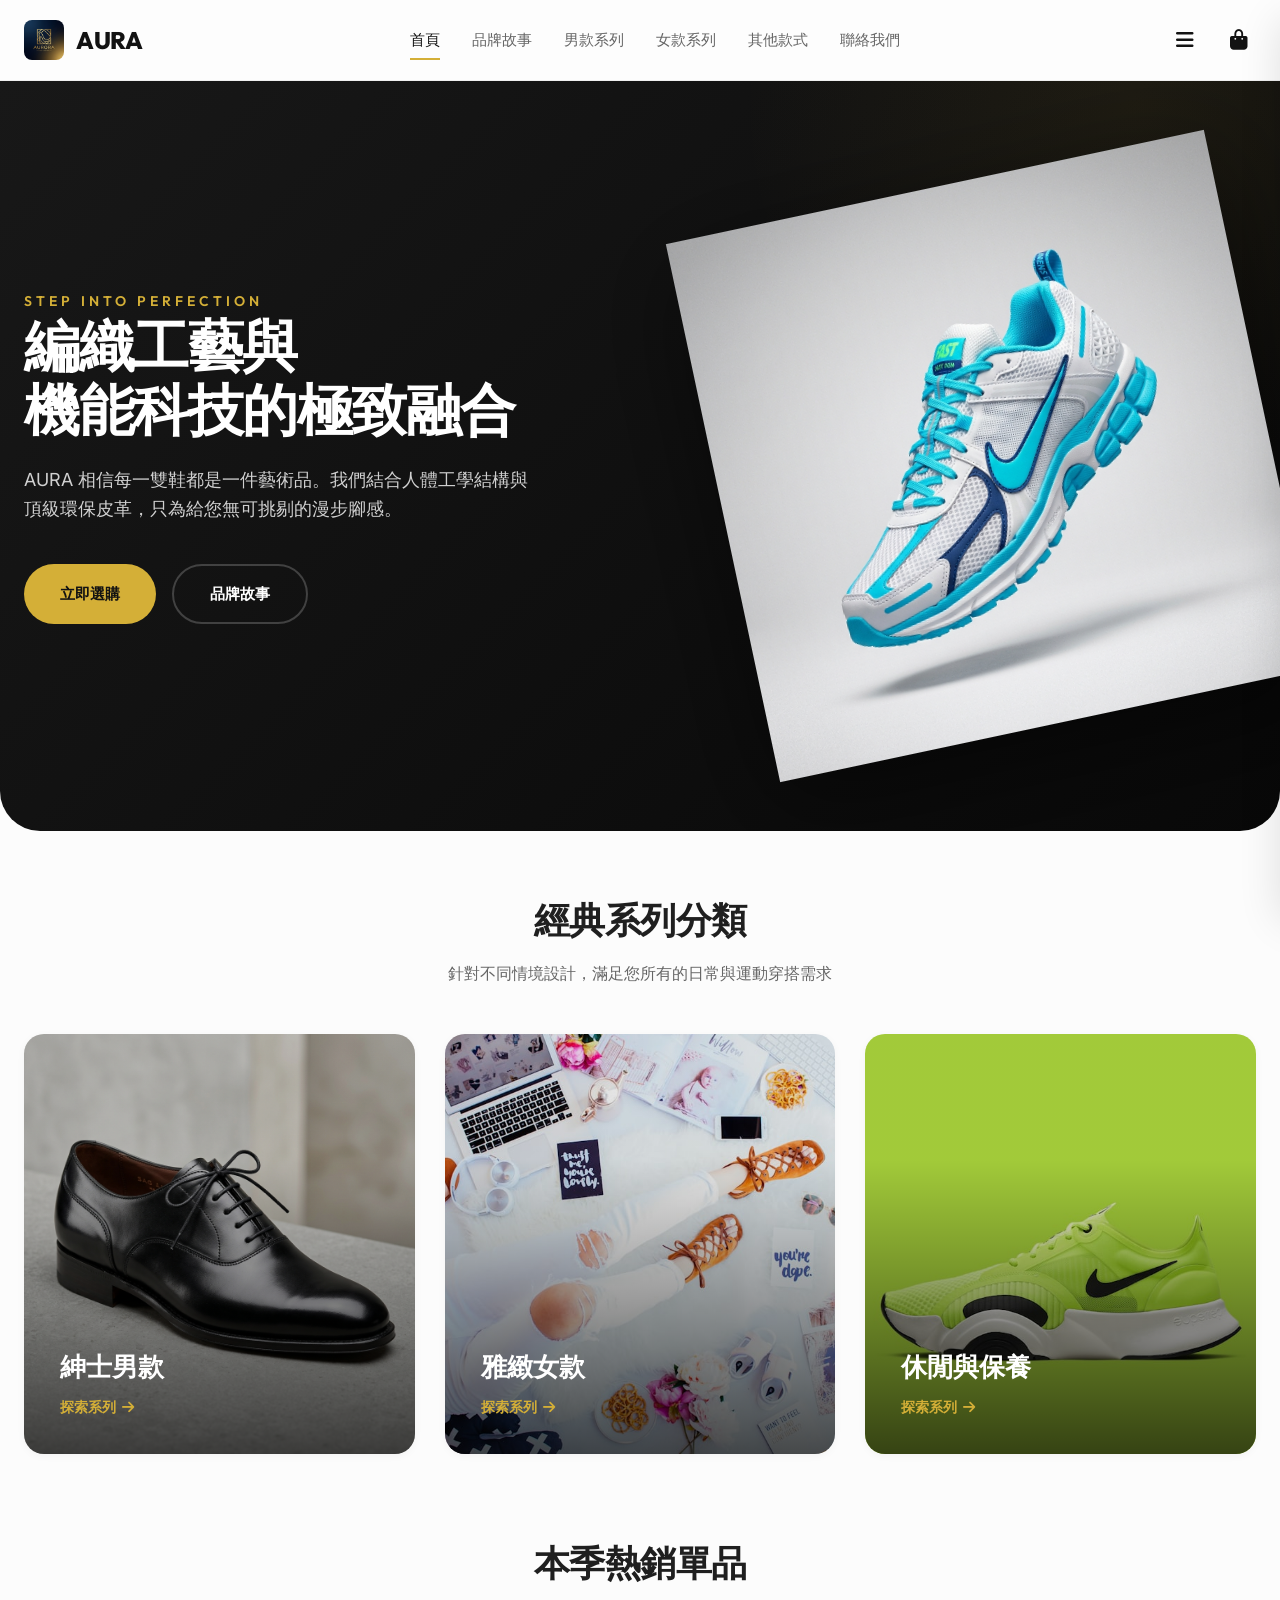
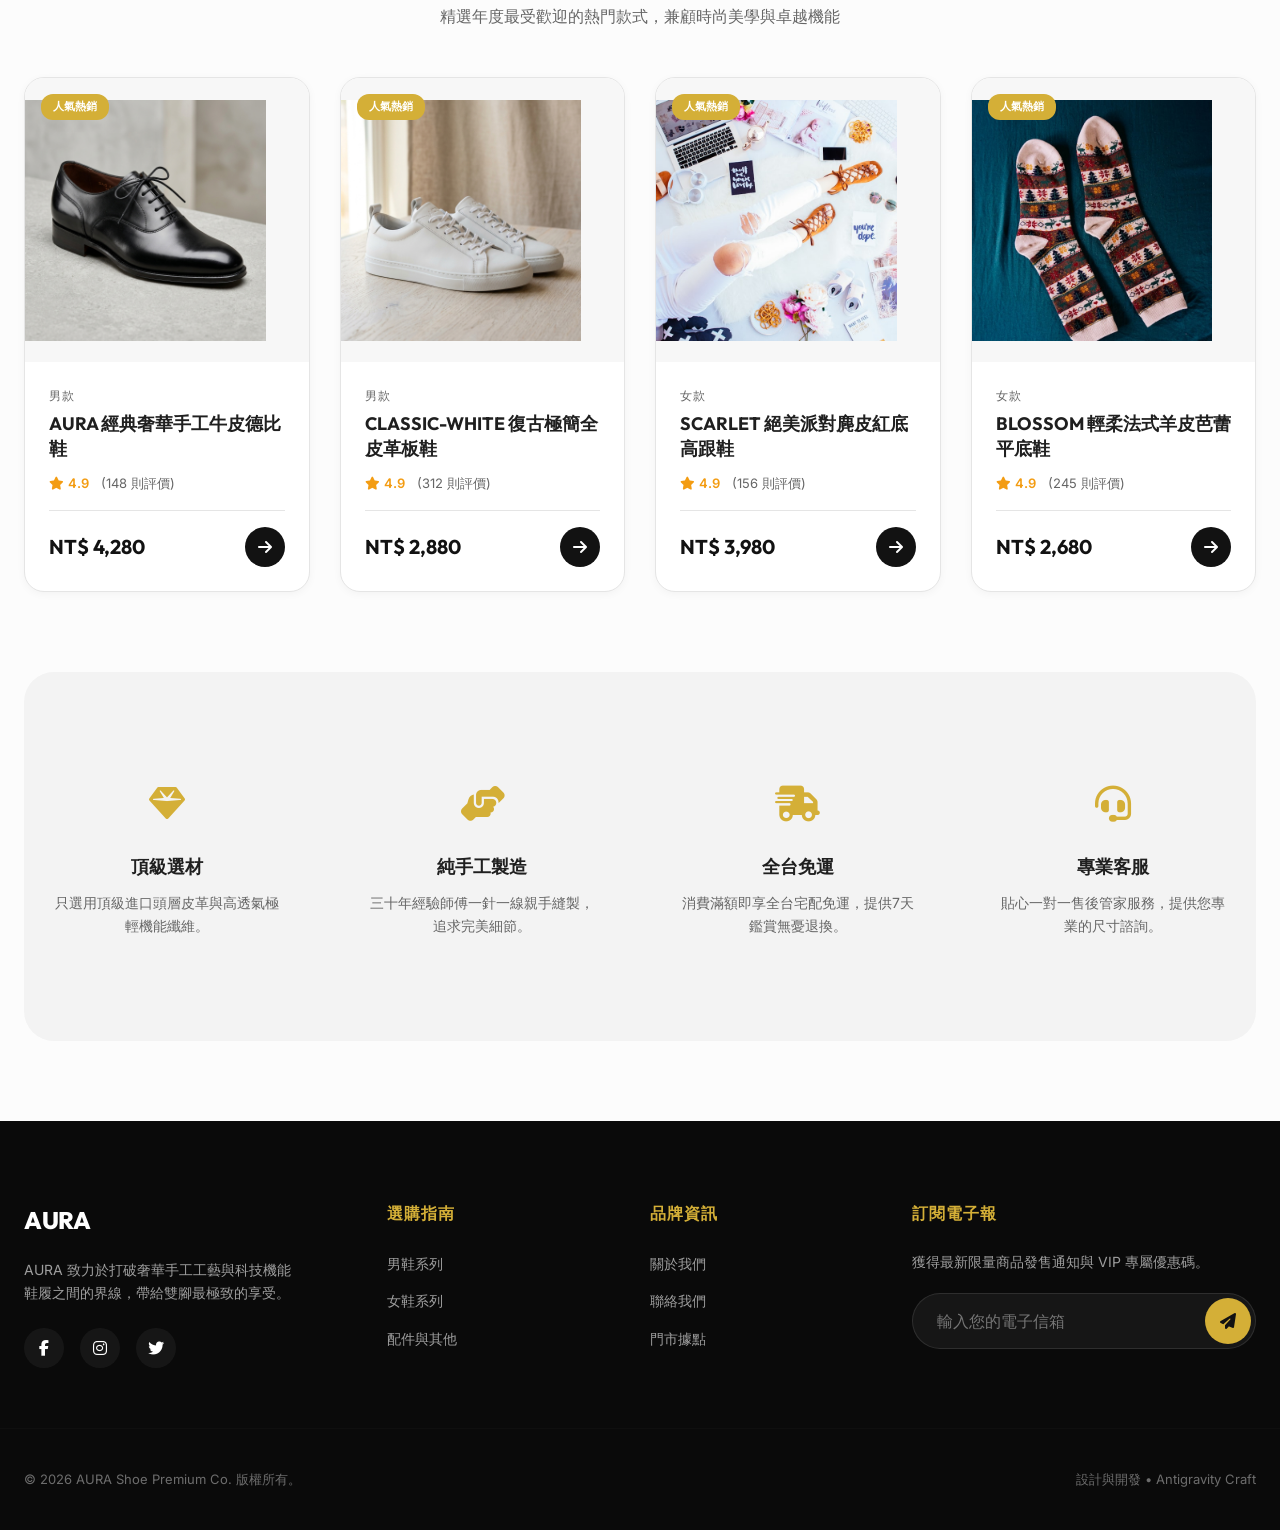
<file: index.html>
<!DOCTYPE html>
<html lang="zh-TW">
<head>
  <meta charset="UTF-8">
  <meta name="viewport" content="width=device-width, initial-scale=1.0">
  <title>AURA | 林怡君-探索極致舒適與時尚手工鞋履</title>
  <meta name="description" content="AURA 結合傳統製鞋工藝與現代舒適科技，為您打造男款、女款及多用途機能鞋履，探索踏出自信的每一步。">
  <meta name="keywords" content="傳統製鞋工藝,機能鞋履,男鞋,女鞋。">
  <link rel="stylesheet" href="https://cdnjs.cloudflare.com/ajax/libs/font-awesome/6.4.0/css/all.min.css">
  <link rel="stylesheet" href="css/style.css">
  <meta name="google-site-verification" content="ecIF4oIs-d-dj23QlygcIgZ11XCNxB53COzn_tdpGnY" />
</head>
<body>

  <!-- Header Navigation -->
  <header>
    <div class="container header-container">
      <a href="index.html" class="logo-link" id="logoLink">
        <img src="assets/logo.png" alt="AURA Logo" class="logo-img">
        <span>AURA</span>
      </a>
      
      <nav class="nav-links" id="navLinks">
        <a href="index.html" class="active" id="navHome">首頁</a>
        <a href="about.html" id="navAbout">品牌故事</a>
        <a href="mens.html" id="navMens">男款系列</a>
        <a href="womens.html" id="navWomens">女款系列</a>
        <a href="others.html" id="navOthers">其他款式</a>
        <a href="contact.html" id="navContact">聯絡我們</a>
      </nav>

      <div class="nav-actions">
        <button class="action-btn" id="menuToggle" aria-label="Toggle Menu">
          <i class="fas fa-bars"></i>
        </button>
        <button class="action-btn" id="cartBtn" aria-label="Open Cart">
          <i class="fas fa-shopping-bag"></i>
          <span class="cart-count">0</span>
        </button>
      </div>
    </div>
  </header>

  <!-- Hero Section -->
  <section class="hero">
    <div class="container hero-grid">
      <div class="hero-content">
        <span class="hero-tagline">Step into Perfection</span>
        <h1>編織工藝與<br>機能科技的極致融合</h1>
        <p class="hero-description">
          AURA 相信每一雙鞋都是一件藝術品。我們結合人體工學結構與頂級環保皮革，只為給您無可挑剔的漫步腳感。
        </p>
        <div class="hero-buttons">
          <a href="mens.html" class="btn btn-primary" id="heroShopBtn">立即選購</a>
          <a href="about.html" class="btn btn-secondary" id="heroStoryBtn">品牌故事</a>
        </div>
      </div>
      <div class="hero-image-wrapper">
        <div class="hero-bg-glow"></div>
        <img src="assets/林怡君-AURA.png" alt="本店最新款" class="hero-img" title="本店最新款">
      </div>
    </div>
  </section>

  <!-- Categories Grid -->
  <section class="container" style="margin-bottom: 80px;">
    <div class="section-title">
      <h2>經典系列分類</h2>
      <p>針對不同情境設計，滿足您所有的日常與運動穿搭需求</p>
    </div>
    <div class="categories-grid">
      <!-- Men's -->
      <a href="mens.html" class="category-card" id="catCardMens">
        <img src="assets/mens_1.png" alt="Men's collection">
        <div class="category-overlay">
          <h3>紳士男款</h3>
          <span class="category-link">探索系列 <i class="fas fa-arrow-right"></i></span>
        </div>
      </a>
      <!-- Women's -->
      <a href="womens.html" class="category-card" id="catCardWomens">
        <img src="assets/womens_1.png" alt="Women's collection">
        <div class="category-overlay">
          <h3>雅緻女款</h3>
          <span class="category-link">探索系列 <i class="fas fa-arrow-right"></i></span>
        </div>
      </a>
      <!-- Others -->
      <a href="others.html" class="category-card" id="catCardOthers">
        <img src="assets/others_1.png" alt="Other categories">
        <div class="category-overlay">
          <h3>休閒與保養</h3>
          <span class="category-link">探索系列 <i class="fas fa-arrow-right"></i></span>
        </div>
      </a>
    </div>
  </section>

  <!-- Featured Products Section -->
  <section class="container" style="margin-bottom: 80px;">
    <div class="section-title">
      <h2>本季熱銷單品</h2>
      <p>精選年度最受歡迎的熱門款式，兼顧時尚美學與卓越機能</p>
    </div>
    <div class="products-grid" id="featuredGrid">
      <!-- Will show top 4 popular products dynamically -->
    </div>
  </section>

  <!-- Brand Features -->
  <section class="container">
    <div class="features-section">
      <div class="features-grid">
        <div class="feature-item">
          <div class="feature-icon"><i class="fas fa-gem"></i></div>
          <h3>頂級選材</h3>
          <p>只選用頂級進口頭層皮革與高透氣極輕機能纖維。</p>
        </div>
        <div class="feature-item">
          <div class="feature-icon"><i class="fas fa-hands-helping"></i></div>
          <h3>純手工製造</h3>
          <p>三十年經驗師傅一針一線親手縫製，追求完美細節。</p>
        </div>
        <div class="feature-item">
          <div class="feature-icon"><i class="fas fa-shipping-fast"></i></div>
          <h3>全台免運</h3>
          <p>消費滿額即享全台宅配免運，提供7天鑑賞無憂退換。</p>
        </div>
        <div class="feature-item">
          <div class="feature-icon"><i class="fas fa-headset"></i></div>
          <h3>專業客服</h3>
          <p>貼心一對一售後管家服務，提供您專業的尺寸諮詢。</p>
        </div>
      </div>
    </div>
  </section>

  <!-- Footer -->
  <footer>
    <div class="container footer-grid">
      <div class="footer-brand">
        <h3>AURA</h3>
        <p>AURA 致力於打破奢華手工工藝與科技機能鞋履之間的界線，帶給雙腳最極致的享受。</p>
        <div class="social-links">
          <a href="#" class="social-btn" aria-label="Facebook"><i class="fab fa-facebook-f"></i></a>
          <a href="#" class="social-btn" aria-label="Instagram"><i class="fab fa-instagram"></i></a>
          <a href="#" class="social-btn" aria-label="Twitter"><i class="fab fa-twitter"></i></a>
        </div>
      </div>
      
      <div class="footer-nav">
        <h4>選購指南</h4>
        <ul>
          <li><a href="mens.html">男鞋系列</a></li>
          <li><a href="womens.html">女鞋系列</a></li>
          <li><a href="others.html">配件與其他</a></li>
        </ul>
      </div>

      <div class="footer-nav">
        <h4>品牌資訊</h4>
        <ul>
          <li><a href="about.html">關於我們</a></li>
          <li><a href="contact.html">聯絡我們</a></li>
          <li><a href="#">門市據點</a></li>
        </ul>
      </div>

      <div class="footer-newsletter">
        <h4>訂閱電子報</h4>
        <p>獲得最新限量商品發售通知與 VIP 專屬優惠碼。</p>
        <form class="newsletter-form">
          <input type="email" placeholder="輸入您的電子信箱" required class="newsletter-input" aria-label="Email Address">
          <button type="submit" class="newsletter-btn" aria-label="Submit Newsletter"><i class="fas fa-paper-plane"></i></button>
        </form>
      </div>
    </div>
    <div class="container footer-bottom">
      <p>&copy; 2026 AURA Shoe Premium Co. 版權所有。</p>
      <p>設計與開發 &bull; Antigravity Craft</p>
    </div>
  </footer>

  <!-- Shopping Cart Drawer -->
  <div class="cart-overlay-bg" id="cartOverlay"></div>
  <div class="cart-drawer" id="cartDrawer">
    <div class="cart-header">
      <h3>您的購物車</h3>
      <button class="cart-close-btn" id="cartClose" aria-label="Close Cart"><i class="fas fa-times"></i></button>
    </div>
    <div class="cart-items-wrapper" id="cartItemsWrapper">
      <!-- Dynamic cart items will render here -->
    </div>
    <div class="cart-footer">
      <div class="cart-summary-row">
        <span>小計:</span>
        <span id="cartSubtotalVal">NT$ 0</span>
      </div>
      <button class="btn btn-primary" id="checkoutBtn" style="width: 100%; border-radius: 30px;">前往結帳</button>
    </div>
  </div>

  <!-- Scripts -->
  <script src="js/products.js"></script>
  <script src="js/main.js"></script>
  <script>
    // Dynamically show 4 popular products on homepage
    document.addEventListener("DOMContentLoaded", () => {
      const featuredGrid = document.getElementById("featuredGrid");
      if (featuredGrid) {
        // Take mens_1, womens_1, mens_4, womens_4 for a balanced selection
        const featuredIds = ["mens_1", "womens_1", "mens_4", "womens_4"];
        const featuredProducts = products.filter(p => featuredIds.includes(p.id));
        
        featuredGrid.innerHTML = featuredProducts.map(prod => `
          <div class="product-card">
            <span class="product-badge">人氣熱銷</span>
            <div class="product-img-wrapper">
              <a href="product.html?id=${prod.id}">
                <img src="${prod.image}" alt="${prod.name}">
              </a>
            </div>
            <div class="product-info">
              <span class="product-cat">${prod.category === 'men' ? '男款' : (prod.category === 'women' ? '女款' : '其他')}</span>
              <a href="product.html?id=${prod.id}">
                <h3 class="product-title">${prod.name}</h3>
              </a>
              <div class="product-meta">
                <div class="product-rating"><i class="fas fa-star"></i> ${prod.rating.toFixed(1)}</div>
                <div class="product-reviews">(${prod.reviewsCount} 則評價)</div>
              </div>
              <div class="product-footer">
                <div class="product-price-wrapper">
                  <span class="price">NT$ ${prod.price.toLocaleString()}</span>
                </div>
                <a href="product.html?id=${prod.id}" class="add-to-cart-btn" aria-label="View Product">
                  <i class="fas fa-arrow-right"></i>
                </a>
              </div>
            </div>
          </div>
        `).join('');
      }
    });
  </script>
</body>
</html>
</file>
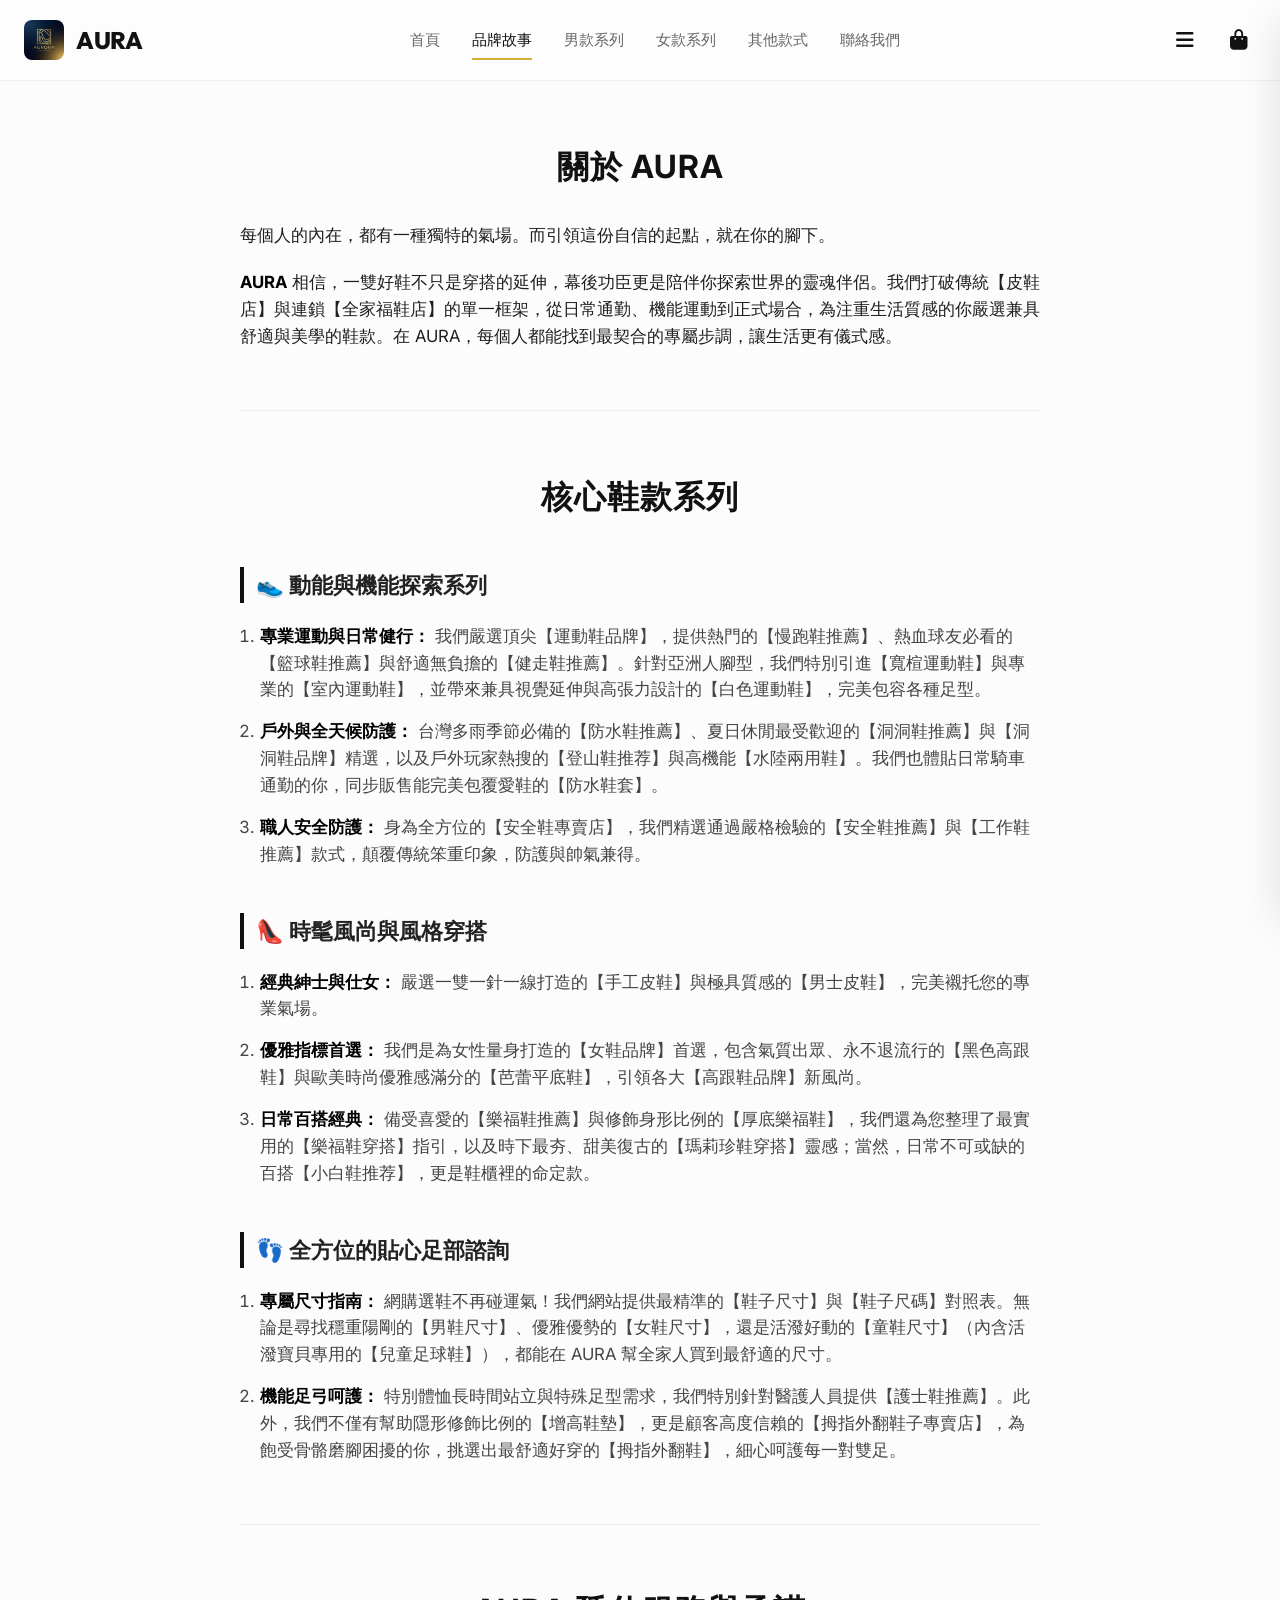
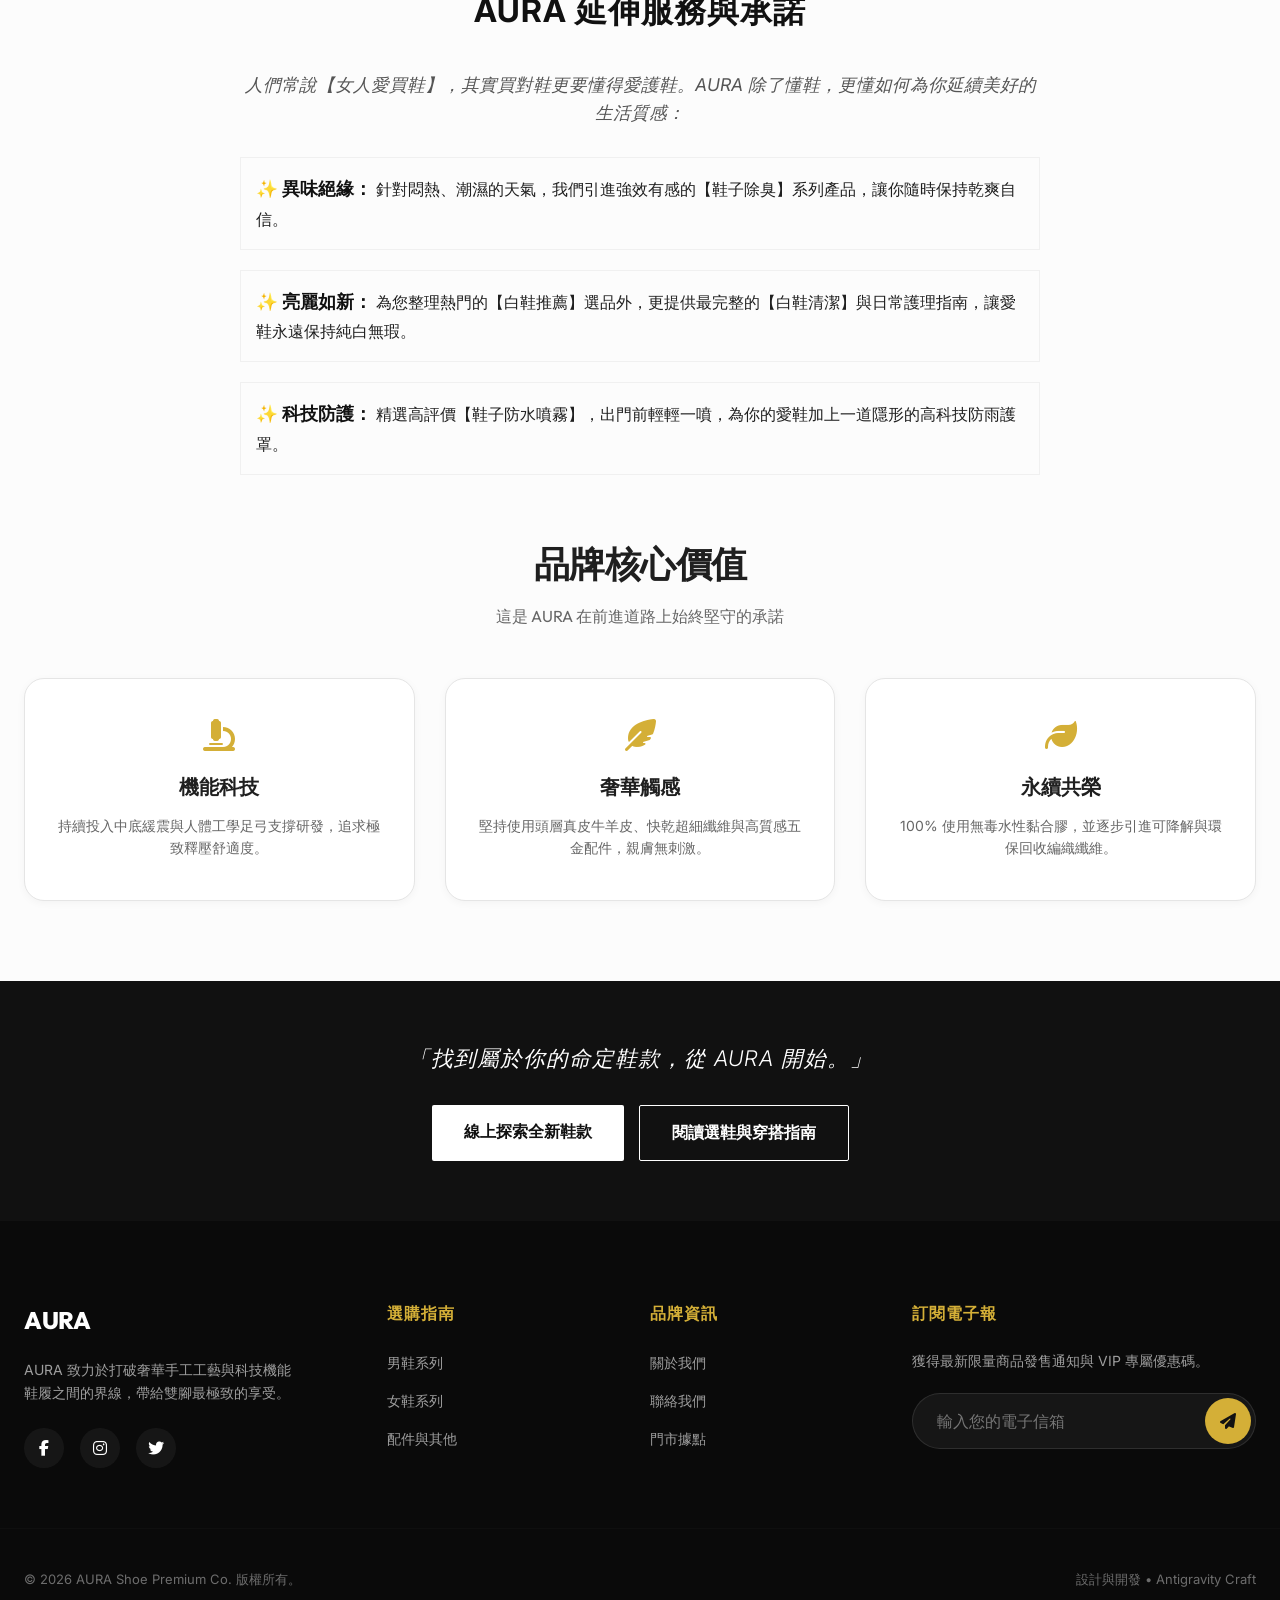
<file: about.html>
<!DOCTYPE html>
<html lang="zh-TW">
<head>
  <meta charset="UTF-8">
  <meta name="viewport" content="width=device-width, initial-scale=1.0">
  <title>品牌故事 | AURA - 追求極致的製鞋匠藝</title>
  <meta name="description" content="了解 AURA 的起源、核心價值與製鞋理念。我們堅持以人體工學為核心，揉合經典工藝與環保科技，為雙腳提供一整天的極致舒適。">
  <link rel="stylesheet" href="https://cdnjs.cloudflare.com/ajax/libs/font-awesome/6.4.0/css/all.min.css">
  <link rel="stylesheet" href="css/style.css">
</head>
<body>

  <!-- Header Navigation -->
  <header>
    <div class="container header-container">
      <a href="index.html" class="logo-link" id="logoLink">
        <img src="assets/logo.png" alt="AURA Logo" class="logo-img">
        <span>AURA</span>
      </a>
      
      <nav class="nav-links" id="navLinks">
        <a href="index.html" id="navHome">首頁</a>
        <a href="about.html" class="active" id="navAbout">品牌故事</a>
        <a href="mens.html" id="navMens">男款系列</a>
        <a href="womens.html" id="navWomens">女款系列</a>
        <a href="others.html" id="navOthers">其他款式</a>
        <a href="contact.html" id="navContact">聯絡我們</a>
      </nav>

      <div class="nav-actions">
        <button class="action-btn" id="menuToggle" aria-label="Toggle Menu">
          <i class="fas fa-bars"></i>
        </button>
        <button class="action-btn" id="cartBtn" aria-label="Open Cart">
          <i class="fas fa-shopping-bag"></i>
          <span class="cart-count">0</span>
        </button>
      </div>
    </div>
  </header>


    <!-- About Us / 品牌故事 -->
    <section style="max-width: 850px; margin: 60px auto; padding: 0 25px; text-align: justify;">
        <h2 style="font-size: 2rem; color: #111; text-align: center; margin-bottom: 30px; letter-spacing: 1px;">關於 AURA</h2>
        <p style="margin-bottom: 20px; font-size: 1.05rem;">每個人的內在，都有一種獨特的氣場。而引領這份自信的起點，就在你的腳下。</p>
        <p style="margin-bottom: 0; font-size: 1.05rem;"><strong style="color: #000;">AURA</strong> 相信，一雙好鞋不只是穿搭的延伸，幕後功臣更是陪伴你探索世界的靈魂伴侶。我們打破傳統【皮鞋店】與連鎖【全家福鞋店】的單一框架，從日常通勤、機能運動到正式場合，為注重生活質感的你嚴選兼具舒適與美學的鞋款。在 AURA，每個人都能找到最契合的專屬步調，讓生活更有儀式感。</p>
    </section>

    <div style="max-width: 850px; margin: 0 auto; padding: 0 25px;"><hr style="border: 0; border-top: 1px solid #eee; margin: 0;" /></div>

    <!-- Categories / 核心商品系列 -->
    <section style="max-width: 850px; margin: 60px auto; padding: 0 25px;">
        <h2 style="font-size: 2rem; color: #111; text-align: center; margin-bottom: 45px; letter-spacing: 1px;">核心鞋款系列</h2>
        
        <!-- 分類 1 -->
        <div style="margin-bottom: 45px;">
            <h3 style="font-size: 1.4rem; color: #222; border-left: 4px solid #111; padding-left: 12px; margin: 0 0 20px 0; font-weight: 600;">👟 動能與機能探索系列</h3>
            <ul style="padding-left: 20px; margin: 0; list-style-type: decimal;">
                <li style="margin-bottom: 15px; font-size: 1.05rem; color: #444;">
                    <span style="color: #000; font-weight: bold;">專業運動與日常健行：</span>
                    我們嚴選頂尖【運動鞋品牌】，提供熱門的【慢跑鞋推薦】、熱血球友必看的【籃球鞋推薦】與舒適無負擔的【健走鞋推薦】。針對亞洲人腳型，我們特別引進【寬楦運動鞋】與專業的【室內運動鞋】，並帶來兼具視覺延伸與高張力設計的【白色運動鞋】，完美包容各種足型。
                </li>
                <li style="margin-bottom: 15px; font-size: 1.05rem; color: #444;">
                    <span style="color: #000; font-weight: bold;">戶外與全天候防護：</span>
                    台灣多雨季節必備的【防水鞋推薦】、夏日休閒最受歡迎的【洞洞鞋推薦】與【洞洞鞋品牌】精選，以及戶外玩家熱搜的【登山鞋推荐】與高機能【水陸兩用鞋】。我們也體貼日常騎車通勤的你，同步販售能完美包覆愛鞋的【防水鞋套】。
                </li>
                <li style="margin-bottom: 0; font-size: 1.05rem; color: #444;">
                    <span style="color: #000; font-weight: bold;">職人安全防護：</span>
                    身為全方位的【安全鞋專賣店】，我們精選通過嚴格檢驗的【安全鞋推薦】與【工作鞋推薦】款式，顛覆傳統笨重印象，防護與帥氣兼得。
                </li>
            </ul>
        </div>

        <!-- 分類 2 -->
        <div style="margin-bottom: 45px;">
            <h3 style="font-size: 1.4rem; color: #222; border-left: 4px solid #111; padding-left: 12px; margin: 0 0 20px 0; font-weight: 600;">👠 時髦風尚與風格穿搭</h3>
            <ul style="padding-left: 20px; margin: 0; list-style-type: decimal;">
                <li style="margin-bottom: 15px; font-size: 1.05rem; color: #444;">
                    <span style="color: #000; font-weight: bold;">經典紳士與仕女：</span>
                    嚴選一雙一針一線打造的【手工皮鞋】與極具質感的【男士皮鞋】，完美襯托您的專業氣場。
                </li>
                <li style="margin-bottom: 15px; font-size: 1.05rem; color: #444;">
                    <span style="color: #000; font-weight: bold;">優雅指標首選：</span>
                    我們是為女性量身打造的【女鞋品牌】首選，包含氣質出眾、永不退流行的【黑色高跟鞋】與歐美時尚優雅感滿分的【芭蕾平底鞋】，引領各大【高跟鞋品牌】新風尚。
                </li>
                <li style="margin-bottom: 0; font-size: 1.05rem; color: #444;">
                    <span style="color: #000; font-weight: bold;">日常百搭經典：</span>
                    備受喜愛的【樂福鞋推薦】與修飾身形比例的【厚底樂福鞋】，我們還為您整理了最實用的【樂福鞋穿搭】指引，以及時下最夯、甜美復古的【瑪莉珍鞋穿搭】靈感；當然，日常不可或缺的百搭【小白鞋推荐】，更是鞋櫃裡的命定款。
                </li>
            </ul>
        </div>

        <!-- 分類 3 -->
        <div>
            <h3 style="font-size: 1.4rem; color: #222; border-left: 4px solid #111; padding-left: 12px; margin: 0 0 20px 0; font-weight: 600;">👣 全方位的貼心足部諮詢</h3>
            <ul style="padding-left: 20px; margin: 0; list-style-type: decimal;">
                <li style="margin-bottom: 15px; font-size: 1.05rem; color: #444;">
                    <span style="color: #000; font-weight: bold;">專屬尺寸指南：</span>
                    網購選鞋不再碰運氣！我們網站提供最精準的【鞋子尺寸】與【鞋子尺碼】對照表。無論是尋找穩重陽剛的【男鞋尺寸】、優雅優勢的【女鞋尺寸】，還是活潑好動的【童鞋尺寸】（內含活潑寶貝專用的【兒童足球鞋】），都能在 AURA 幫全家人買到最舒適的尺寸。
                </li>
                <li style="margin-bottom: 0; font-size: 1.05rem; color: #444;">
                    <span style="color: #000; font-weight: bold;">機能足弓呵護：</span>
                    特別體恤長時間站立與特殊足型需求，我們特別針對醫護人員提供【護士鞋推薦】。此外，我們不僅有幫助隱形修飾比例的【增高鞋墊】，更是顧客高度信賴的【拇指外翻鞋子專賣店】，為飽受骨骼磨腳困擾的你，挑選出最舒適好穿的【拇指外翻鞋】，細心呵護每一對雙足。
                </li>
            </ul>
        </div>
    </section>

    <div style="max-width: 850px; margin: 0 auto; padding: 0 25px;"><hr style="border: 0; border-top: 1px solid #eee; margin: 0;" /></div>

    <!-- Brand Promises / 品牌承諾與延伸服務 -->
    <section style="max-width: 850px; margin: 60px auto; padding: 0 25px;">
        <h2 style="font-size: 2rem; color: #111; text-align: center; margin-bottom: 35px; letter-spacing: 1px;">AURA 延伸服務與承諾</h2>
        <p style="font-size: 1.1rem; text-align: center; margin-bottom: 30px; font-style: italic; color: #555;">人們常說【女人愛買鞋】，其實買對鞋更要懂得愛護鞋。AURA 除了懂鞋，更懂如何為你延續美好的生活質感：</p>
        <div style="display: flex; flex-direction: column; gap: 20px; line-height: 1.8;">
            <div style="padding: 15px; background-color: #fcfcfc; border: 1px solid #f0f0f0;">
                <span style="color: #111; font-weight: bold; font-size: 1.1rem;">✨ 異味絕緣：</span> 針對悶熱、潮濕的天氣，我們引進強效有感的【鞋子除臭】系列產品，讓你隨時保持乾爽自信。
            </div>
            <div style="padding: 15px; background-color: #fcfcfc; border: 1px solid #f0f0f0;">
                <span style="color: #111; font-weight: bold; font-size: 1.1rem;">✨ 亮麗如新：</span> 為您整理熱門的【白鞋推薦】選品外，更提供最完整的【白鞋清潔】與日常護理指南，讓愛鞋永遠保持純白無瑕。
            </div>
            <div style="padding: 15px; background-color: #fcfcfc; border: 1px solid #f0f0f0;">
                <span style="color: #111; font-weight: bold; font-size: 1.1rem;">✨ 科技防護：</span> 精選高評價【鞋子防水噴霧】，出門前輕輕一噴，為你的愛鞋加上一道隱形的高科技防雨護罩。
            </div>
        </div>
    </section>


    </div>
  </section>

  <!-- Core Values -->
  <section class="container" style="margin-bottom: 80px;">
    <div class="section-title">
      <h2>品牌核心價值</h2>
      <p>這是 AURA 在前進道路上始終堅守的承諾</p>
    </div>
    <div class="values-grid">
      <div class="value-card">
        <i class="fas fa-microscope" style="font-size: 32px; color: var(--accent); margin-bottom: 20px; display: block;"></i>
        <h3>機能科技</h3>
        <p>持續投入中底緩震與人體工學足弓支撐研發，追求極致釋壓舒適度。</p>
      </div>
      <div class="value-card">
        <i class="fas fa-feather-alt" style="font-size: 32px; color: var(--accent); margin-bottom: 20px; display: block;"></i>
        <h3>奢華觸感</h3>
        <p>堅持使用頭層真皮牛羊皮、快乾超細纖維與高質感五金配件，親膚無刺激。</p>
      </div>
      <div class="value-card">
        <i class="fas fa-leaf" style="font-size: 32px; color: var(--accent); margin-bottom: 20px; display: block;"></i>
        <h3>永續共榮</h3>
        <p>100% 使用無毒水性黏合膠，並逐步引進可降解與環保回收編織纖維。</p>
      </div>
    </div>
  </section>

  <!-- Footer -->
       <!-- CTA / 行動呼籲 -->
    <footer style="text-align: center; padding: 60px 20px; background-color: #111; color: #fff;">
        <p style="font-size: 1.35rem; font-style: italic; margin: 0 0 30px 0; letter-spacing: 1px; font-weight: 300;">「找到屬於你的命定鞋款，從 AURA 開始。」</p>
        <div style="display: flex; justify-content: center; flex-wrap: wrap; gap: 15px;">
            <a href="#" style="display: inline-block; padding: 14px 32px; background-color: #fff; color: #111; text-decoration: none; font-weight: bold; border-radius: 2px; font-size: 1rem;">線上探索全新鞋款</a>
            <a href="#" style="display: inline-block; padding: 14px 32px; background-color: transparent; color: #fff; text-decoration: none; font-weight: bold; border: 1px solid #fff; border-radius: 2px; font-size: 1rem;">閱讀選鞋與穿搭指南</a>
        </div>
    </footer>
  <footer>
    <div class="container footer-grid">
      <div class="footer-brand">
        <h3>AURA</h3>
        <p>AURA 致力於打破奢華手工工藝與科技機能鞋履之間的界線，帶給雙腳最極致的享受。</p>
        <div class="social-links">
          <a href="#" class="social-btn" aria-label="Facebook"><i class="fab fa-facebook-f"></i></a>
          <a href="#" class="social-btn" aria-label="Instagram"><i class="fab fa-instagram"></i></a>
          <a href="#" class="social-btn" aria-label="Twitter"><i class="fab fa-twitter"></i></a>
        </div>
      </div>
      
      <div class="footer-nav">
        <h4>選購指南</h4>
        <ul>
          <li><a href="mens.html">男鞋系列</a></li>
          <li><a href="womens.html">女鞋系列</a></li>
          <li><a href="others.html">配件與其他</a></li>
        </ul>
      </div>

      <div class="footer-nav">
        <h4>品牌資訊</h4>
        <ul>
          <li><a href="about.html">關於我們</a></li>
          <li><a href="contact.html">聯絡我們</a></li>
          <li><a href="#">門市據點</a></li>
        </ul>
      </div>

      <div class="footer-newsletter">
        <h4>訂閱電子報</h4>
        <p>獲得最新限量商品發售通知與 VIP 專屬優惠碼。</p>
        <form class="newsletter-form">
          <input type="email" placeholder="輸入您的電子信箱" required class="newsletter-input" aria-label="Email Address">
          <button type="submit" class="newsletter-btn" aria-label="Submit Newsletter"><i class="fas fa-paper-plane"></i></button>
        </form>
      </div>
    </div>
    <div class="container footer-bottom">
      <p>&copy; 2026 AURA Shoe Premium Co. 版權所有。</p>
      <p>設計與開發 &bull; Antigravity Craft</p>
    </div>
  </footer>

  <!-- Shopping Cart Drawer -->
  <div class="cart-overlay-bg" id="cartOverlay"></div>
  <div class="cart-drawer" id="cartDrawer">
    <div class="cart-header">
      <h3>您的購物車</h3>
      <button class="cart-close-btn" id="cartClose" aria-label="Close Cart"><i class="fas fa-times"></i></button>
    </div>
    <div class="cart-items-wrapper" id="cartItemsWrapper">
      <!-- Dynamic cart items will render here -->
    </div>
    <div class="cart-footer">
      <div class="cart-summary-row">
        <span>小計:</span>
        <span id="cartSubtotalVal">NT$ 0</span>
      </div>
      <button class="btn btn-primary" id="checkoutBtn" style="width: 100%; border-radius: 30px;">前往結帳</button>
    </div>
  </div>

  <!-- Scripts -->
  <script src="js/products.js"></script>
  <script src="js/main.js"></script>
</body>
</html>
</file>
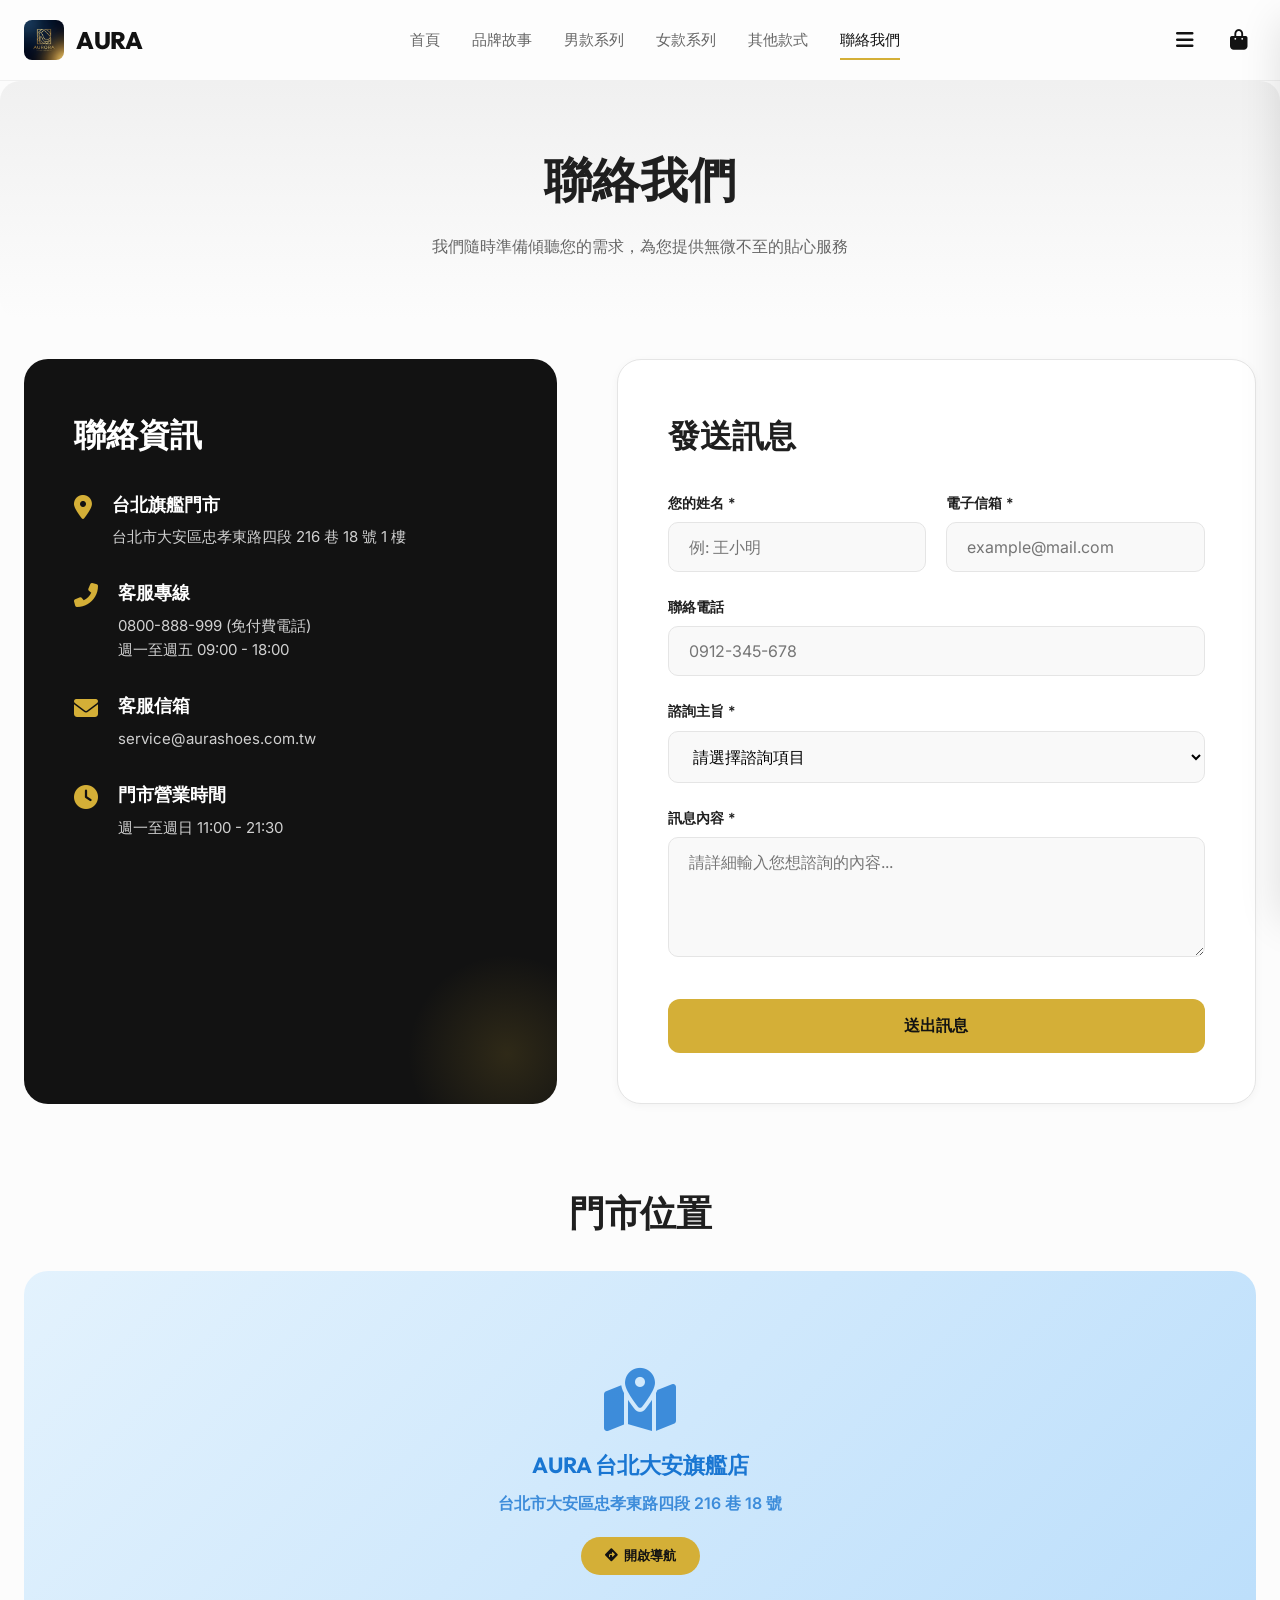
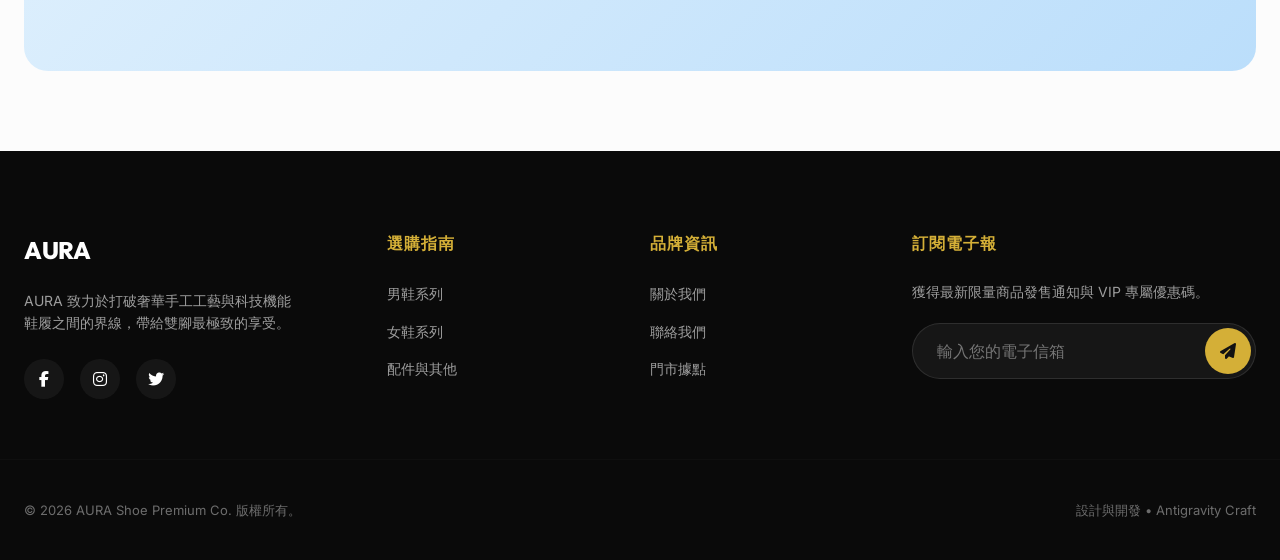
<file: contact.html>
<!DOCTYPE html>
<html lang="zh-TW">
<head>
  <meta charset="UTF-8">
  <meta name="viewport" content="width=device-width, initial-scale=1.0">
  <title>聯絡我們 | AURA - 客服與門市諮詢</title>
  <meta name="description" content="聯絡 AURA 售後客服管家。不論是商品尺寸選擇、退換貨諮詢、合作提案或是門市據點查詢，我們都將誠摯為您服務。">
  <link rel="stylesheet" href="https://cdnjs.cloudflare.com/ajax/libs/font-awesome/6.4.0/css/all.min.css">
  <link rel="stylesheet" href="css/style.css">
</head>
<body>

  <!-- Header Navigation -->
  <header>
    <div class="container header-container">
      <a href="index.html" class="logo-link" id="logoLink">
        <img src="assets/logo.png" alt="AURA Logo" class="logo-img">
        <span>AURA</span>
      </a>
      
      <nav class="nav-links" id="navLinks">
        <a href="index.html" id="navHome">首頁</a>
        <a href="about.html" id="navAbout">品牌故事</a>
        <a href="mens.html" id="navMens">男款系列</a>
        <a href="womens.html" id="navWomens">女款系列</a>
        <a href="others.html" id="navOthers">其他款式</a>
        <a href="contact.html" class="active" id="navContact">聯絡我們</a>
      </nav>

      <div class="nav-actions">
        <button class="action-btn" id="menuToggle" aria-label="Toggle Menu">
          <i class="fas fa-bars"></i>
        </button>
        <button class="action-btn" id="cartBtn" aria-label="Open Cart">
          <i class="fas fa-shopping-bag"></i>
          <span class="cart-count">0</span>
        </button>
      </div>
    </div>
  </header>

  <!-- Page Header -->
  <section class="about-hero" style="padding: 60px 0; margin-bottom: 40px;">
    <div class="container">
      <h1>聯絡我們</h1>
      <p style="color: var(--text-muted);">我們隨時準備傾聽您的需求，為您提供無微不至的貼心服務</p>
    </div>
  </section>

  <!-- Main Grid Layout -->
  <main class="container">
    <div class="contact-grid">
      <!-- Contact Info Panel -->
      <aside class="contact-info-panel">
        <h2>聯絡資訊</h2>
        <div class="contact-details">
          <div class="contact-detail-item">
            <i class="fas fa-map-marker-alt"></i>
            <div>
              <h3>台北旗艦門市</h3>
              <p>台北市大安區忠孝東路四段 216 巷 18 號 1 樓</p>
            </div>
          </div>
          <div class="contact-detail-item">
            <i class="fas fa-phone-alt"></i>
            <div>
              <h3>客服專線</h3>
              <p>0800-888-999 (免付費電話)</p>
              <p>週一至週五 09:00 - 18:00</p>
            </div>
          </div>
          <div class="contact-detail-item">
            <i class="fas fa-envelope"></i>
            <div>
              <h3>客服信箱</h3>
              <p>service@aurashoes.com.tw</p>
            </div>
          </div>
          <div class="contact-detail-item">
            <i class="fas fa-clock"></i>
            <div>
              <h3>門市營業時間</h3>
              <p>週一至週日 11:00 - 21:30</p>
            </div>
          </div>
        </div>
      </aside>

      <!-- Contact Form Panel -->
      <section class="contact-form-panel">
        <h2>發送訊息</h2>
        <form id="contactForm">
          <div class="form-group-row">
            <div class="form-group">
              <label for="contactName">您的姓名 *</label>
              <input type="text" id="contactName" class="form-control" placeholder="例: 王小明" required>
            </div>
            <div class="form-group">
              <label for="contactEmail">電子信箱 *</label>
              <input type="email" id="contactEmail" class="form-control" placeholder="example@mail.com" required>
            </div>
          </div>
          <div class="form-group">
            <label for="contactPhone">聯絡電話</label>
            <input type="tel" id="contactPhone" class="form-control" placeholder="0912-345-678">
          </div>
          <div class="form-group">
            <label for="contactSubject">諮詢主旨 *</label>
            <select id="contactSubject" class="form-control" style="background-color: #f9f9f9;" required>
              <option value="" disabled selected>請選擇諮詢項目</option>
              <option value="size">尺寸挑選諮詢</option>
              <option value="order">訂單與配送問題</option>
              <option value="return">退換貨申請</option>
              <option value="store">門市商品庫存查詢</option>
              <option value="collab">商務合作提案</option>
            </select>
          </div>
          <div class="form-group">
            <label for="contactMessage">訊息內容 *</label>
            <textarea id="contactMessage" class="form-control" placeholder="請詳細輸入您想諮詢的內容..." required></textarea>
          </div>
          <button type="submit" class="btn btn-primary" style="width: 100%; font-size: 16px; border-radius: 12px; margin-top: 10px;">送出訊息</button>
        </form>
      </section>
    </div>

    <!-- Interactive Mock Map -->
    <div class="section-title" style="margin-bottom: 30px;">
      <h2>門市位置</h2>
    </div>
    <div class="map-container">
      <div class="mock-map">
        <i class="fas fa-map-marked-alt" style="font-size: 64px; margin-bottom: 16px; opacity: 0.8;"></i>
        <h3 style="font-size: 22px; margin-bottom: 8px; font-family: var(--font-heading);">AURA 台北大安旗艦店</h3>
        <p style="opacity: 0.8; margin-bottom: 20px;">台北市大安區忠孝東路四段 216 巷 18 號</p>
        <button class="btn btn-primary" onclick="alert('正在啟動導航... (此為虛擬門市定位)')" style="padding: 10px 24px; font-size: 13px; border-radius: 20px;">
          <i class="fas fa-directions" style="margin-right: 6px;"></i> 開啟導航
        </button>
      </div>
    </div>
  </main>

  <!-- Footer -->
  <footer>
    <div class="container footer-grid">
      <div class="footer-brand">
        <h3>AURA</h3>
        <p>AURA 致力於打破奢華手工工藝與科技機能鞋履之間的界線，帶給雙腳最極致的享受。</p>
        <div class="social-links">
          <a href="#" class="social-btn" aria-label="Facebook"><i class="fab fa-facebook-f"></i></a>
          <a href="#" class="social-btn" aria-label="Instagram"><i class="fab fa-instagram"></i></a>
          <a href="#" class="social-btn" aria-label="Twitter"><i class="fab fa-twitter"></i></a>
        </div>
      </div>
      
      <div class="footer-nav">
        <h4>選購指南</h4>
        <ul>
          <li><a href="mens.html">男鞋系列</a></li>
          <li><a href="womens.html">女鞋系列</a></li>
          <li><a href="others.html">配件與其他</a></li>
        </ul>
      </div>

      <div class="footer-nav">
        <h4>品牌資訊</h4>
        <ul>
          <li><a href="about.html">關於我們</a></li>
          <li><a href="contact.html">聯絡我們</a></li>
          <li><a href="#">門市據點</a></li>
        </ul>
      </div>

      <div class="footer-newsletter">
        <h4>訂閱電子報</h4>
        <p>獲得最新限量商品發售通知與 VIP 專屬優惠碼。</p>
        <form class="newsletter-form">
          <input type="email" placeholder="輸入您的電子信箱" required class="newsletter-input" aria-label="Email Address">
          <button type="submit" class="newsletter-btn" aria-label="Submit Newsletter"><i class="fas fa-paper-plane"></i></button>
        </form>
      </div>
    </div>
    <div class="container footer-bottom">
      <p>&copy; 2026 AURA Shoe Premium Co. 版權所有。</p>
      <p>設計與開發 &bull; Antigravity Craft</p>
    </div>
  </footer>

  <!-- Shopping Cart Drawer -->
  <div class="cart-overlay-bg" id="cartOverlay"></div>
  <div class="cart-drawer" id="cartDrawer">
    <div class="cart-header">
      <h3>您的購物車</h3>
      <button class="cart-close-btn" id="cartClose" aria-label="Close Cart"><i class="fas fa-times"></i></button>
    </div>
    <div class="cart-items-wrapper" id="cartItemsWrapper">
      <!-- Dynamic cart items will render here -->
    </div>
    <div class="cart-footer">
      <div class="cart-summary-row">
        <span>小計:</span>
        <span id="cartSubtotalVal">NT$ 0</span>
      </div>
      <button class="btn btn-primary" id="checkoutBtn" style="width: 100%; border-radius: 30px;">前往結帳</button>
    </div>
  </div>

  <!-- Scripts -->
  <script src="js/products.js"></script>
  <script src="js/main.js"></script>
  <script>
    // Mock contact form submission
    document.addEventListener("DOMContentLoaded", () => {
      const contactForm = document.getElementById("contactForm");
      if (contactForm) {
        contactForm.addEventListener("submit", (e) => {
          e.preventDefault();
          const name = document.getElementById("contactName").value;
          alert(`親愛的 ${name} 您好，感謝您的來信！我們已收到您的訊息，客服人員將於 24 小時內與您聯繫。`);
          contactForm.reset();
        });
      }
    });
  </script>
</body>
</html>
</file>
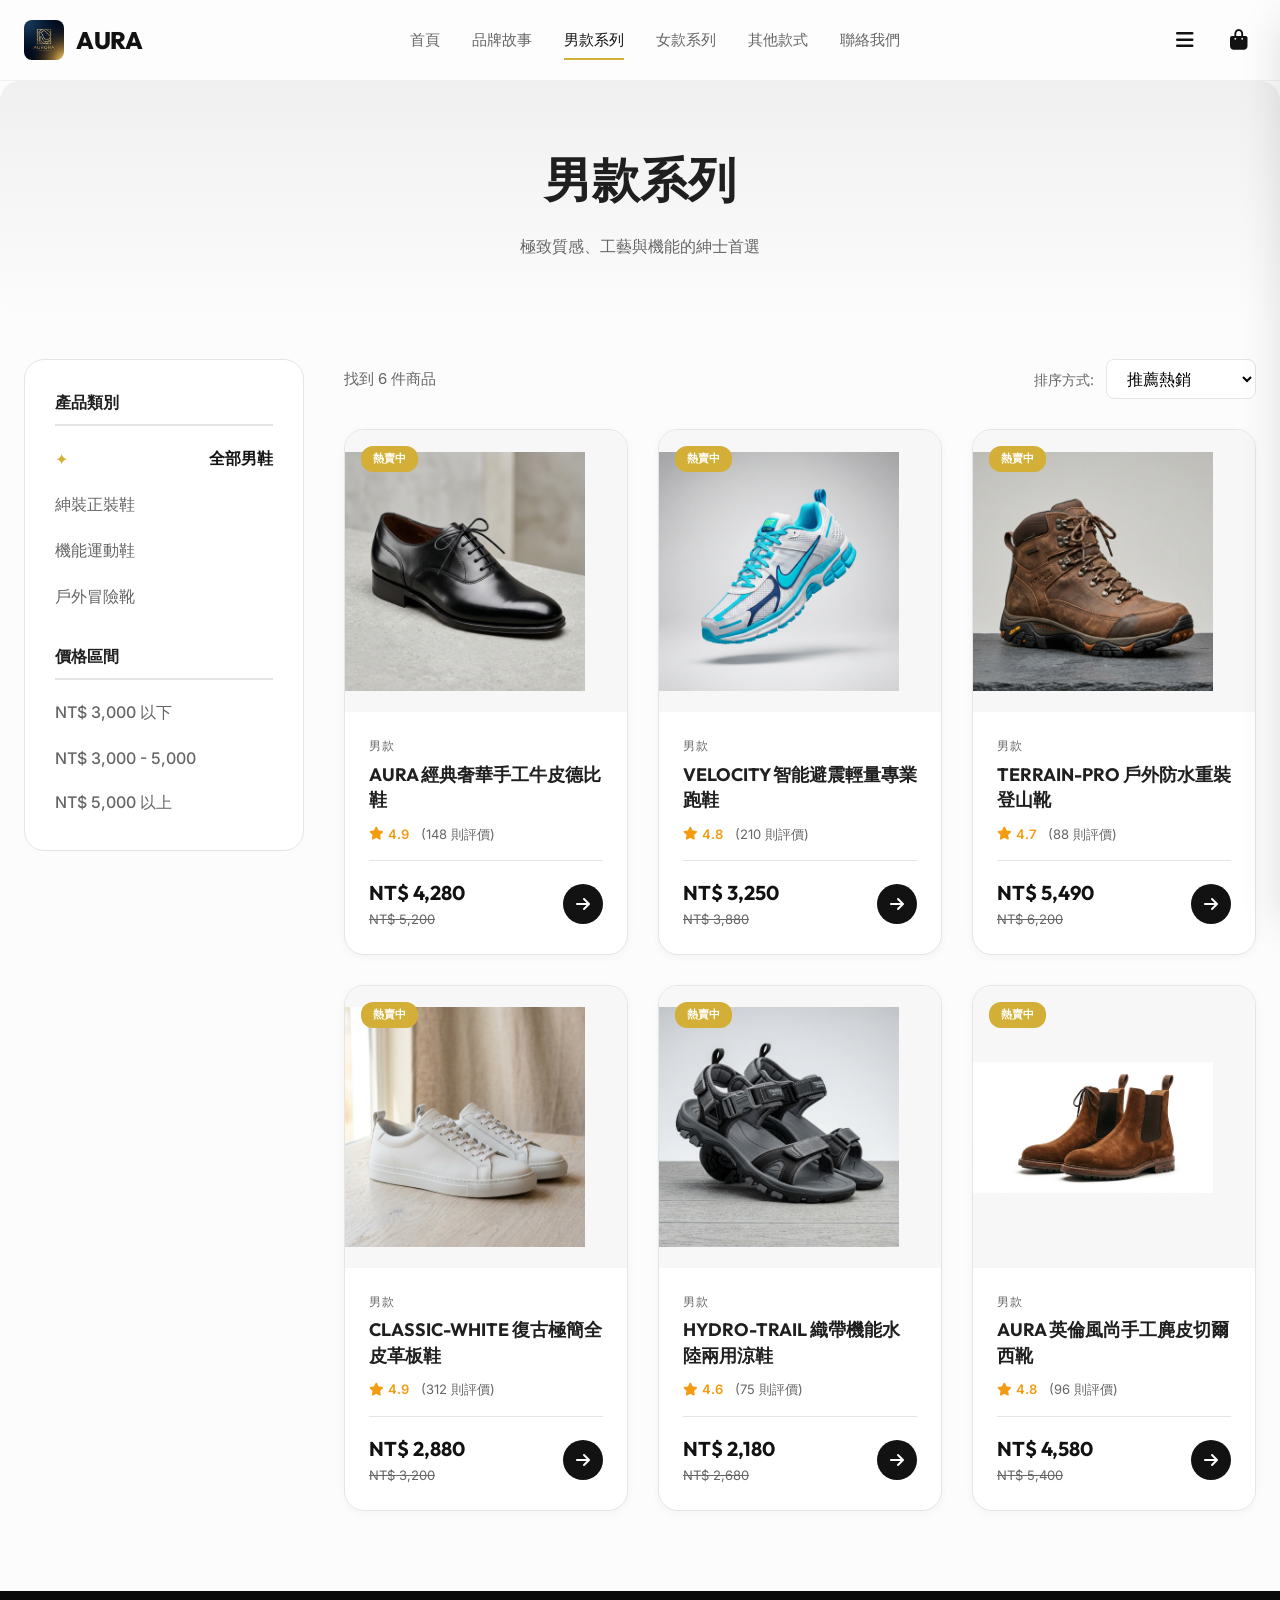
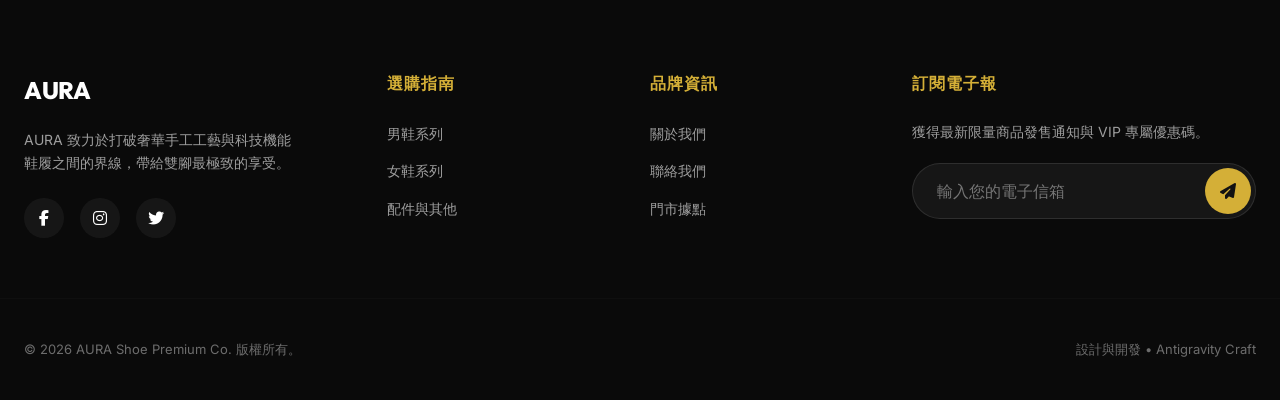
<file: mens.html>
<!DOCTYPE html>
<html lang="zh-TW">
<head>
  <meta charset="UTF-8">
  <meta name="viewport" content="width=device-width, initial-scale=1.0">
  <title>男款系列 | AURA Premium 鞋履首選</title>
  <meta name="description" content="瀏覽 AURA 男士精選鞋履，包括手工真皮德比鞋、運動跑鞋、戶外防水登山鞋與復古板鞋，專為現代男士量身打造的極致舒適。">
  <link rel="stylesheet" href="https://cdnjs.cloudflare.com/ajax/libs/font-awesome/6.4.0/css/all.min.css">
  <link rel="stylesheet" href="css/style.css">
</head>
<body>

  <!-- Header Navigation -->
  <header>
    <div class="container header-container">
      <a href="index.html" class="logo-link" id="logoLink">
        <img src="assets/logo.png" alt="AURA Logo" class="logo-img">
        <span>AURA</span>
      </a>
      
      <nav class="nav-links" id="navLinks">
        <a href="index.html" id="navHome">首頁</a>
        <a href="about.html" id="navAbout">品牌故事</a>
        <a href="mens.html" class="active" id="navMens">男款系列</a>
        <a href="womens.html" id="navWomens">女款系列</a>
        <a href="others.html" id="navOthers">其他款式</a>
        <a href="contact.html" id="navContact">聯絡我們</a>
      </nav>

      <div class="nav-actions">
        <button class="action-btn" id="menuToggle" aria-label="Toggle Menu">
          <i class="fas fa-bars"></i>
        </button>
        <button class="action-btn" id="cartBtn" aria-label="Open Cart">
          <i class="fas fa-shopping-bag"></i>
          <span class="cart-count">0</span>
        </button>
      </div>
    </div>
  </header>

  <!-- Page Header -->
  <section class="about-hero" style="padding: 60px 0; margin-bottom: 40px;">
    <div class="container">
      <h1>男款系列</h1>
      <p style="color: var(--text-muted);">極致質感、工藝與機能的紳士首選</p>
    </div>
  </section>

  <!-- Main Shop Layout -->
  <main class="container products-layout">
    <!-- Sidebar Filters -->
    <aside class="filters-sidebar">
      <div class="filter-group">
        <h4>產品類別</h4>
        <div class="filter-options">
          <button class="filter-btn active" onclick="filterBySubcat('all', this)">全部男鞋</button>
          <button class="filter-btn" onclick="filterBySubcat('formal', this)">紳裝正裝鞋</button>
          <button class="filter-btn" onclick="filterBySubcat('sports', this)">機能運動鞋</button>
          <button class="filter-btn" onclick="filterBySubcat('outdoor', this)">戶外冒險靴</button>
        </div>
      </div>
      
      <div class="filter-group">
        <h4>價格區間</h4>
        <div class="filter-options">
          <button class="filter-btn" onclick="filterByPrice(0, 3000, this)">NT$ 3,000 以下</button>
          <button class="filter-btn" onclick="filterByPrice(3000, 5000, this)">NT$ 3,000 - 5,000</button>
          <button class="filter-btn" onclick="filterByPrice(5000, 99999, this)">NT$ 5,000 以上</button>
        </div>
      </div>
    </aside>

    <!-- Products Section -->
    <section class="shop-container">
      <div class="shop-toolbar">
        <div class="products-count" id="productsCount">正在載入商品...</div>
        <div>
          <label for="sortSelect" style="font-size: 14px; margin-right: 8px; color: var(--text-muted);">排序方式:</label>
          <select id="sortSelect" class="sort-select" onchange="handleSortChange()">
            <option value="default">推薦熱銷</option>
            <option value="price-low">價格: 低到高</option>
            <option value="price-high">價格: 高到低</option>
            <option value="rating">顧客評價最高</option>
          </select>
        </div>
      </div>

      <!-- Shop Grid -->
      <div class="products-grid" id="shopProductsGrid">
        <!-- Dynamically rendered men's products -->
      </div>
    </section>
  </main>

  <!-- Footer -->
  <footer>
    <div class="container footer-grid">
      <div class="footer-brand">
        <h3>AURA</h3>
        <p>AURA 致力於打破奢華手工工藝與科技機能鞋履之間的界線，帶給雙腳最極致的享受。</p>
        <div class="social-links">
          <a href="#" class="social-btn" aria-label="Facebook"><i class="fab fa-facebook-f"></i></a>
          <a href="#" class="social-btn" aria-label="Instagram"><i class="fab fa-instagram"></i></a>
          <a href="#" class="social-btn" aria-label="Twitter"><i class="fab fa-twitter"></i></a>
        </div>
      </div>
      
      <div class="footer-nav">
        <h4>選購指南</h4>
        <ul>
          <li><a href="mens.html">男鞋系列</a></li>
          <li><a href="womens.html">女鞋系列</a></li>
          <li><a href="others.html">配件與其他</a></li>
        </ul>
      </div>

      <div class="footer-nav">
        <h4>品牌資訊</h4>
        <ul>
          <li><a href="about.html">關於我們</a></li>
          <li><a href="contact.html">聯絡我們</a></li>
          <li><a href="#">門市據點</a></li>
        </ul>
      </div>

      <div class="footer-newsletter">
        <h4>訂閱電子報</h4>
        <p>獲得最新限量商品發售通知與 VIP 專屬優惠碼。</p>
        <form class="newsletter-form">
          <input type="email" placeholder="輸入您的電子信箱" required class="newsletter-input" aria-label="Email Address">
          <button type="submit" class="newsletter-btn" aria-label="Submit Newsletter"><i class="fas fa-paper-plane"></i></button>
        </form>
      </div>
    </div>
    <div class="container footer-bottom">
      <p>&copy; 2026 AURA Shoe Premium Co. 版權所有。</p>
      <p>設計與開發 &bull; Antigravity Craft</p>
    </div>
  </footer>

  <!-- Shopping Cart Drawer -->
  <div class="cart-overlay-bg" id="cartOverlay"></div>
  <div class="cart-drawer" id="cartDrawer">
    <div class="cart-header">
      <h3>您的購物車</h3>
      <button class="cart-close-btn" id="cartClose" aria-label="Close Cart"><i class="fas fa-times"></i></button>
    </div>
    <div class="cart-items-wrapper" id="cartItemsWrapper">
      <!-- Dynamic cart items will render here -->
    </div>
    <div class="cart-footer">
      <div class="cart-summary-row">
        <span>小計:</span>
        <span id="cartSubtotalVal">NT$ 0</span>
      </div>
      <button class="btn btn-primary" id="checkoutBtn" style="width: 100%; border-radius: 30px;">前往結帳</button>
    </div>
  </div>

  <!-- Scripts -->
  <script src="js/products.js"></script>
  <script src="js/main.js"></script>
  <script>
    // Filter & Render logic specific to Men's Shop
    let menProducts = products.filter(p => p.category === "men");
    let filteredList = [...menProducts];
    let activeSubcat = "all";
    let activePriceRange = { min: 0, max: 999999 };

    document.addEventListener("DOMContentLoaded", () => {
      renderShopGrid();
    });

    function renderShopGrid() {
      const grid = document.getElementById("shopProductsGrid");
      const countLabel = document.getElementById("productsCount");
      if (!grid) return;

      if (filteredList.length === 0) {
        grid.innerHTML = `
          <div style="grid-column: 1/-1; text-align: center; color: var(--text-muted); padding: 80px 0;">
            <i class="fas fa-search" style="font-size: 48px; opacity: 0.3; margin-bottom: 20px;"></i>
            <p>沒有找到符合條件的商品</p>
            <button class="btn btn-secondary" style="margin-top: 20px;" onclick="resetFilters()">重設篩選條件</button>
          </div>
        `;
        countLabel.textContent = "找到 0 件商品";
        return;
      }

      countLabel.textContent = `找到 ${filteredList.length} 件商品`;
      grid.innerHTML = filteredList.map(prod => `
        <div class="product-card">
          <span class="product-badge">熱賣中</span>
          <div class="product-img-wrapper">
            <a href="product.html?id=${prod.id}">
              <img src="${prod.image}" alt="${prod.name}">
            </a>
          </div>
          <div class="product-info">
            <span class="product-cat">男款</span>
            <a href="product.html?id=${prod.id}">
              <h3 class="product-title">${prod.name}</h3>
            </a>
            <div class="product-meta">
              <div class="product-rating"><i class="fas fa-star"></i> ${prod.rating.toFixed(1)}</div>
              <div class="product-reviews">(${prod.reviewsCount} 則評價)</div>
            </div>
            <div class="product-footer">
              <div class="product-price-wrapper">
                <span class="price">NT$ ${prod.price.toLocaleString()}</span>
                ${prod.originalPrice ? `<span class="original-price">NT$ ${prod.originalPrice.toLocaleString()}</span>` : ''}
              </div>
              <a href="product.html?id=${prod.id}" class="add-to-cart-btn" aria-label="View Details">
                <i class="fas fa-arrow-right"></i>
              </a>
            </div>
          </div>
        </div>
      `).join('');
    }

    // Filter Functions
    function filterBySubcat(subcat, element) {
      // Toggle sidebar active states
      const btns = document.querySelectorAll(".filters-sidebar button");
      btns.forEach(b => b.classList.remove("active"));
      element.classList.add("active");

      activeSubcat = subcat;
      applyFilters();
    }

    function filterByPrice(min, max, element) {
      const btns = document.querySelectorAll(".filters-sidebar button");
      btns.forEach(b => b.classList.remove("active"));
      element.classList.add("active");

      activePriceRange = { min, max };
      applyFilters();
    }

    function applyFilters() {
      filteredList = menProducts.filter(prod => {
        // Price Filter
        const matchesPrice = prod.price >= activePriceRange.min && prod.price <= activePriceRange.max;
        
        // Category Filter Mock
        let matchesSubcat = true;
        if (activeSubcat === "formal") {
          matchesSubcat = prod.id === "mens_1" || prod.id === "mens_6";
        } else if (activeSubcat === "sports") {
          matchesSubcat = prod.id === "mens_2" || prod.id === "mens_4";
        } else if (activeSubcat === "outdoor") {
          matchesSubcat = prod.id === "mens_3" || prod.id === "mens_5";
        }

        return matchesPrice && matchesSubcat;
      });

      handleSortChange(); // Re-apply sorting to filtered list
    }

    function handleSortChange() {
      const sortVal = document.getElementById("sortSelect").value;
      if (sortVal === "price-low") {
        filteredList.sort((a, b) => a.price - b.price);
      } else if (sortVal === "price-high") {
        filteredList.sort((a, b) => b.price - a.price);
      } else if (sortVal === "rating") {
        filteredList.sort((a, b) => b.rating - a.rating);
      } else {
        // Default sort (by ID/relevance)
        filteredList.sort((a, b) => a.id.localeCompare(b.id));
      }
      renderShopGrid();
    }

    function resetFilters() {
      const btns = document.querySelectorAll(".filters-sidebar button");
      btns.forEach(b => b.classList.remove("active"));
      document.querySelector(".filters-sidebar button").classList.add("active"); // Set 'all' active

      activeSubcat = "all";
      activePriceRange = { min: 0, max: 999999 };
      filteredList = [...menProducts];
      document.getElementById("sortSelect").value = "default";
      renderShopGrid();
    }
  </script>
</body>
</html>
</file>
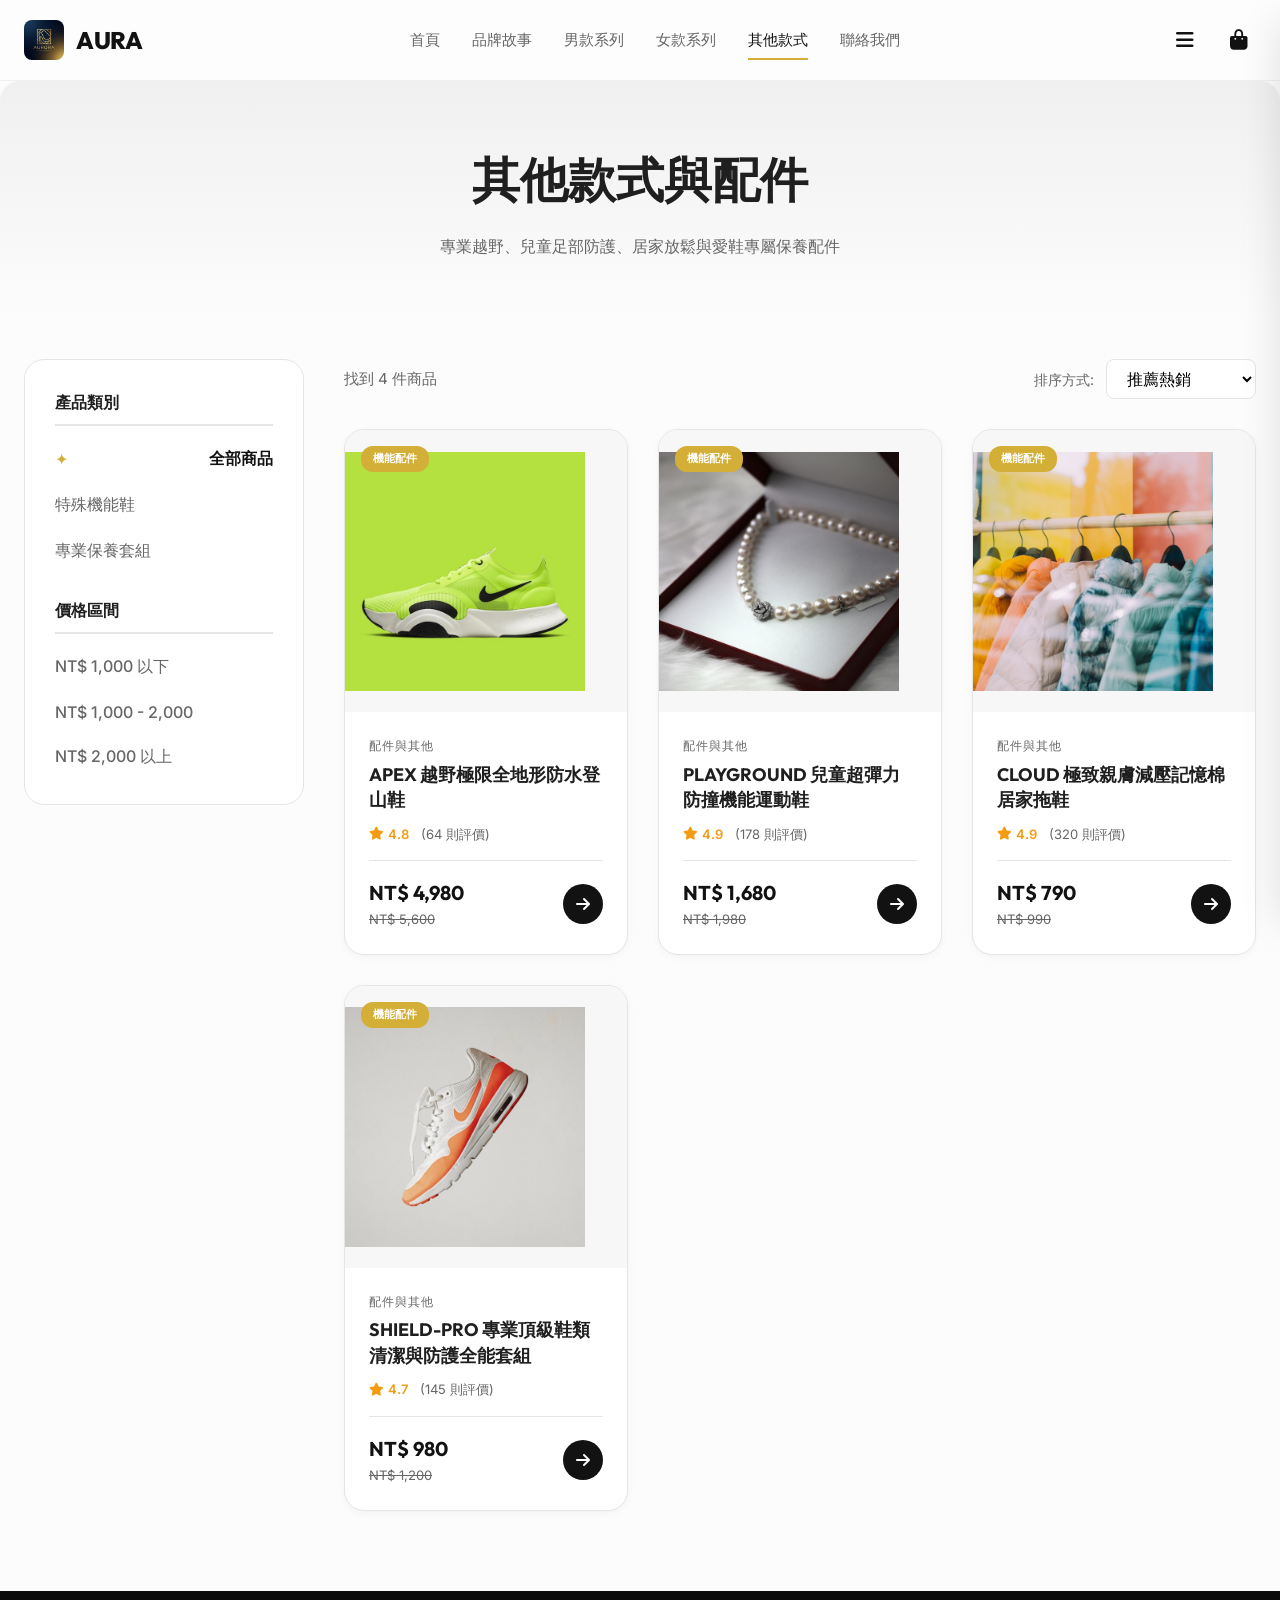
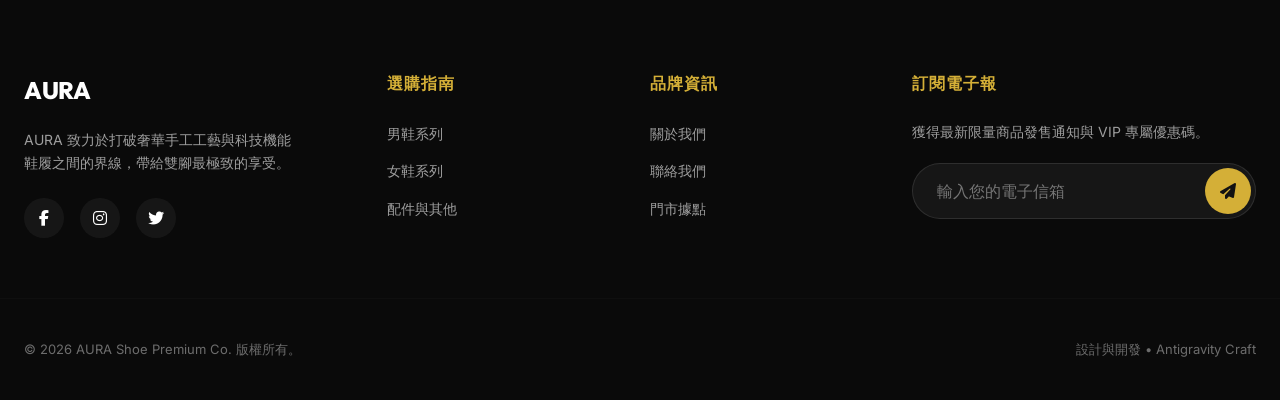
<file: others.html>
<!DOCTYPE html>
<html lang="zh-TW">
<head>
  <meta charset="UTF-8">
  <meta name="viewport" content="width=device-width, initial-scale=1.0">
  <title>其他款式與配件 | AURA Premium 鞋履首選</title>
  <meta name="description" content="瀏覽 AURA 特色機能款式與護鞋配件，包括兒童機能防撞鞋、極致親膚記憶棉拖鞋與專業皮革保養套組。">
  <link rel="stylesheet" href="https://cdnjs.cloudflare.com/ajax/libs/font-awesome/6.4.0/css/all.min.css">
  <link rel="stylesheet" href="css/style.css">
</head>
<body>

  <!-- Header Navigation -->
  <header>
    <div class="container header-container">
      <a href="index.html" class="logo-link" id="logoLink">
        <img src="assets/logo.png" alt="AURA Logo" class="logo-img">
        <span>AURA</span>
      </a>
      
      <nav class="nav-links" id="navLinks">
        <a href="index.html" id="navHome">首頁</a>
        <a href="about.html" id="navAbout">品牌故事</a>
        <a href="mens.html" id="navMens">男款系列</a>
        <a href="womens.html" id="navWomens">女款系列</a>
        <a href="others.html" class="active" id="navOthers">其他款式</a>
        <a href="contact.html" id="navContact">聯絡我們</a>
      </nav>

      <div class="nav-actions">
        <button class="action-btn" id="menuToggle" aria-label="Toggle Menu">
          <i class="fas fa-bars"></i>
        </button>
        <button class="action-btn" id="cartBtn" aria-label="Open Cart">
          <i class="fas fa-shopping-bag"></i>
          <span class="cart-count">0</span>
        </button>
      </div>
    </div>
  </header>

  <!-- Page Header -->
  <section class="about-hero" style="padding: 60px 0; margin-bottom: 40px;">
    <div class="container">
      <h1>其他款式與配件</h1>
      <p style="color: var(--text-muted);">專業越野、兒童足部防護、居家放鬆與愛鞋專屬保養配件</p>
    </div>
  </section>

  <!-- Main Shop Layout -->
  <main class="container products-layout">
    <!-- Sidebar Filters -->
    <aside class="filters-sidebar">
      <div class="filter-group">
        <h4>產品類別</h4>
        <div class="filter-options">
          <button class="filter-btn active" onclick="filterBySubcat('all', this)">全部商品</button>
          <button class="filter-btn" onclick="filterBySubcat('shoes', this)">特殊機能鞋</button>
          <button class="filter-btn" onclick="filterBySubcat('care', this)">專業保養套組</button>
        </div>
      </div>
      
      <div class="filter-group">
        <h4>價格區間</h4>
        <div class="filter-options">
          <button class="filter-btn" onclick="filterByPrice(0, 1000, this)">NT$ 1,000 以下</button>
          <button class="filter-btn" onclick="filterByPrice(1000, 2000, this)">NT$ 1,000 - 2,000</button>
          <button class="filter-btn" onclick="filterByPrice(2000, 99999, this)">NT$ 2,000 以上</button>
        </div>
      </div>
    </aside>

    <!-- Products Section -->
    <section class="shop-container">
      <div class="shop-toolbar">
        <div class="products-count" id="productsCount">正在載入商品...</div>
        <div>
          <label for="sortSelect" style="font-size: 14px; margin-right: 8px; color: var(--text-muted);">排序方式:</label>
          <select id="sortSelect" class="sort-select" onchange="handleSortChange()">
            <option value="default">推薦熱銷</option>
            <option value="price-low">價格: 低到高</option>
            <option value="price-high">價格: 高到低</option>
            <option value="rating">顧客評價最高</option>
          </select>
        </div>
      </div>

      <!-- Shop Grid -->
      <div class="products-grid" id="shopProductsGrid">
        <!-- Dynamically rendered other products -->
      </div>
    </section>
  </main>

  <!-- Footer -->
  <footer>
    <div class="container footer-grid">
      <div class="footer-brand">
        <h3>AURA</h3>
        <p>AURA 致力於打破奢華手工工藝與科技機能鞋履之間的界線，帶給雙腳最極致的享受。</p>
        <div class="social-links">
          <a href="#" class="social-btn" aria-label="Facebook"><i class="fab fa-facebook-f"></i></a>
          <a href="#" class="social-btn" aria-label="Instagram"><i class="fab fa-instagram"></i></a>
          <a href="#" class="social-btn" aria-label="Twitter"><i class="fab fa-twitter"></i></a>
        </div>
      </div>
      
      <div class="footer-nav">
        <h4>選購指南</h4>
        <ul>
          <li><a href="mens.html">男鞋系列</a></li>
          <li><a href="womens.html">女鞋系列</a></li>
          <li><a href="others.html">配件與其他</a></li>
        </ul>
      </div>

      <div class="footer-nav">
        <h4>品牌資訊</h4>
        <ul>
          <li><a href="about.html">關於我們</a></li>
          <li><a href="contact.html">聯絡我們</a></li>
          <li><a href="#">門市據點</a></li>
        </ul>
      </div>

      <div class="footer-newsletter">
        <h4>訂閱電子報</h4>
        <p>獲得最新限量商品發售通知與 VIP 專屬優惠碼。</p>
        <form class="newsletter-form">
          <input type="email" placeholder="輸入您的電子信箱" required class="newsletter-input" aria-label="Email Address">
          <button type="submit" class="newsletter-btn" aria-label="Submit Newsletter"><i class="fas fa-paper-plane"></i></button>
        </form>
      </div>
    </div>
    <div class="container footer-bottom">
      <p>&copy; 2026 AURA Shoe Premium Co. 版權所有。</p>
      <p>設計與開發 &bull; Antigravity Craft</p>
    </div>
  </footer>

  <!-- Shopping Cart Drawer -->
  <div class="cart-overlay-bg" id="cartOverlay"></div>
  <div class="cart-drawer" id="cartDrawer">
    <div class="cart-header">
      <h3>您的購物車</h3>
      <button class="cart-close-btn" id="cartClose" aria-label="Close Cart"><i class="fas fa-times"></i></button>
    </div>
    <div class="cart-items-wrapper" id="cartItemsWrapper">
      <!-- Dynamic cart items will render here -->
    </div>
    <div class="cart-footer">
      <div class="cart-summary-row">
        <span>小計:</span>
        <span id="cartSubtotalVal">NT$ 0</span>
      </div>
      <button class="btn btn-primary" id="checkoutBtn" style="width: 100%; border-radius: 30px;">前往結帳</button>
    </div>
  </div>

  <!-- Scripts -->
  <script src="js/products.js"></script>
  <script src="js/main.js"></script>
  <script>
    let otherProducts = products.filter(p => p.category === "others");
    let filteredList = [...otherProducts];
    let activeSubcat = "all";
    let activePriceRange = { min: 0, max: 999999 };

    document.addEventListener("DOMContentLoaded", () => {
      renderShopGrid();
    });

    function renderShopGrid() {
      const grid = document.getElementById("shopProductsGrid");
      const countLabel = document.getElementById("productsCount");
      if (!grid) return;

      if (filteredList.length === 0) {
        grid.innerHTML = `
          <div style="grid-column: 1/-1; text-align: center; color: var(--text-muted); padding: 80px 0;">
            <i class="fas fa-search" style="font-size: 48px; opacity: 0.3; margin-bottom: 20px;"></i>
            <p>沒有找到符合條件的商品</p>
            <button class="btn btn-secondary" style="margin-top: 20px;" onclick="resetFilters()">重設篩選條件</button>
          </div>
        `;
        countLabel.textContent = "找到 0 件商品";
        return;
      }

      countLabel.textContent = `找到 ${filteredList.length} 件商品`;
      grid.innerHTML = filteredList.map(prod => `
        <div class="product-card">
          <span class="product-badge">機能配件</span>
          <div class="product-img-wrapper">
            <a href="product.html?id=${prod.id}">
              <img src="${prod.image}" alt="${prod.name}">
            </a>
          </div>
          <div class="product-info">
            <span class="product-cat">配件與其他</span>
            <a href="product.html?id=${prod.id}">
              <h3 class="product-title">${prod.name}</h3>
            </a>
            <div class="product-meta">
              <div class="product-rating"><i class="fas fa-star"></i> ${prod.rating.toFixed(1)}</div>
              <div class="product-reviews">(${prod.reviewsCount} 則評價)</div>
            </div>
            <div class="product-footer">
              <div class="product-price-wrapper">
                <span class="price">NT$ ${prod.price.toLocaleString()}</span>
                ${prod.originalPrice ? `<span class="original-price">NT$ ${prod.originalPrice.toLocaleString()}</span>` : ''}
              </div>
              <a href="product.html?id=${prod.id}" class="add-to-cart-btn" aria-label="View Details">
                <i class="fas fa-arrow-right"></i>
              </a>
            </div>
          </div>
        </div>
      `).join('');
    }

    // Filter Functions
    function filterBySubcat(subcat, element) {
      const btns = document.querySelectorAll(".filters-sidebar button");
      btns.forEach(b => b.classList.remove("active"));
      element.classList.add("active");

      activeSubcat = subcat;
      applyFilters();
    }

    function filterByPrice(min, max, element) {
      const btns = document.querySelectorAll(".filters-sidebar button");
      btns.forEach(b => b.classList.remove("active"));
      element.classList.add("active");

      activePriceRange = { min, max };
      applyFilters();
    }

    function applyFilters() {
      filteredList = otherProducts.filter(prod => {
        const matchesPrice = prod.price >= activePriceRange.min && prod.price <= activePriceRange.max;
        
        let matchesSubcat = true;
        if (activeSubcat === "shoes") {
          matchesSubcat = prod.id === "others_1" || prod.id === "others_2" || prod.id === "others_3";
        } else if (activeSubcat === "care") {
          matchesSubcat = prod.id === "others_4";
        }

        return matchesPrice && matchesSubcat;
      });

      handleSortChange();
    }

    function handleSortChange() {
      const sortVal = document.getElementById("sortSelect").value;
      if (sortVal === "price-low") {
        filteredList.sort((a, b) => a.price - b.price);
      } else if (sortVal === "price-high") {
        filteredList.sort((a, b) => b.price - a.price);
      } else if (sortVal === "rating") {
        filteredList.sort((a, b) => b.rating - a.rating);
      } else {
        filteredList.sort((a, b) => a.id.localeCompare(b.id));
      }
      renderShopGrid();
    }

    function resetFilters() {
      const btns = document.querySelectorAll(".filters-sidebar button");
      btns.forEach(b => b.classList.remove("active"));
      document.querySelector(".filters-sidebar button").classList.add("active");

      activeSubcat = "all";
      activePriceRange = { min: 0, max: 999999 };
      filteredList = [...otherProducts];
      document.getElementById("sortSelect").value = "default";
      renderShopGrid();
    }
  </script>
</body>
</html>
</file>
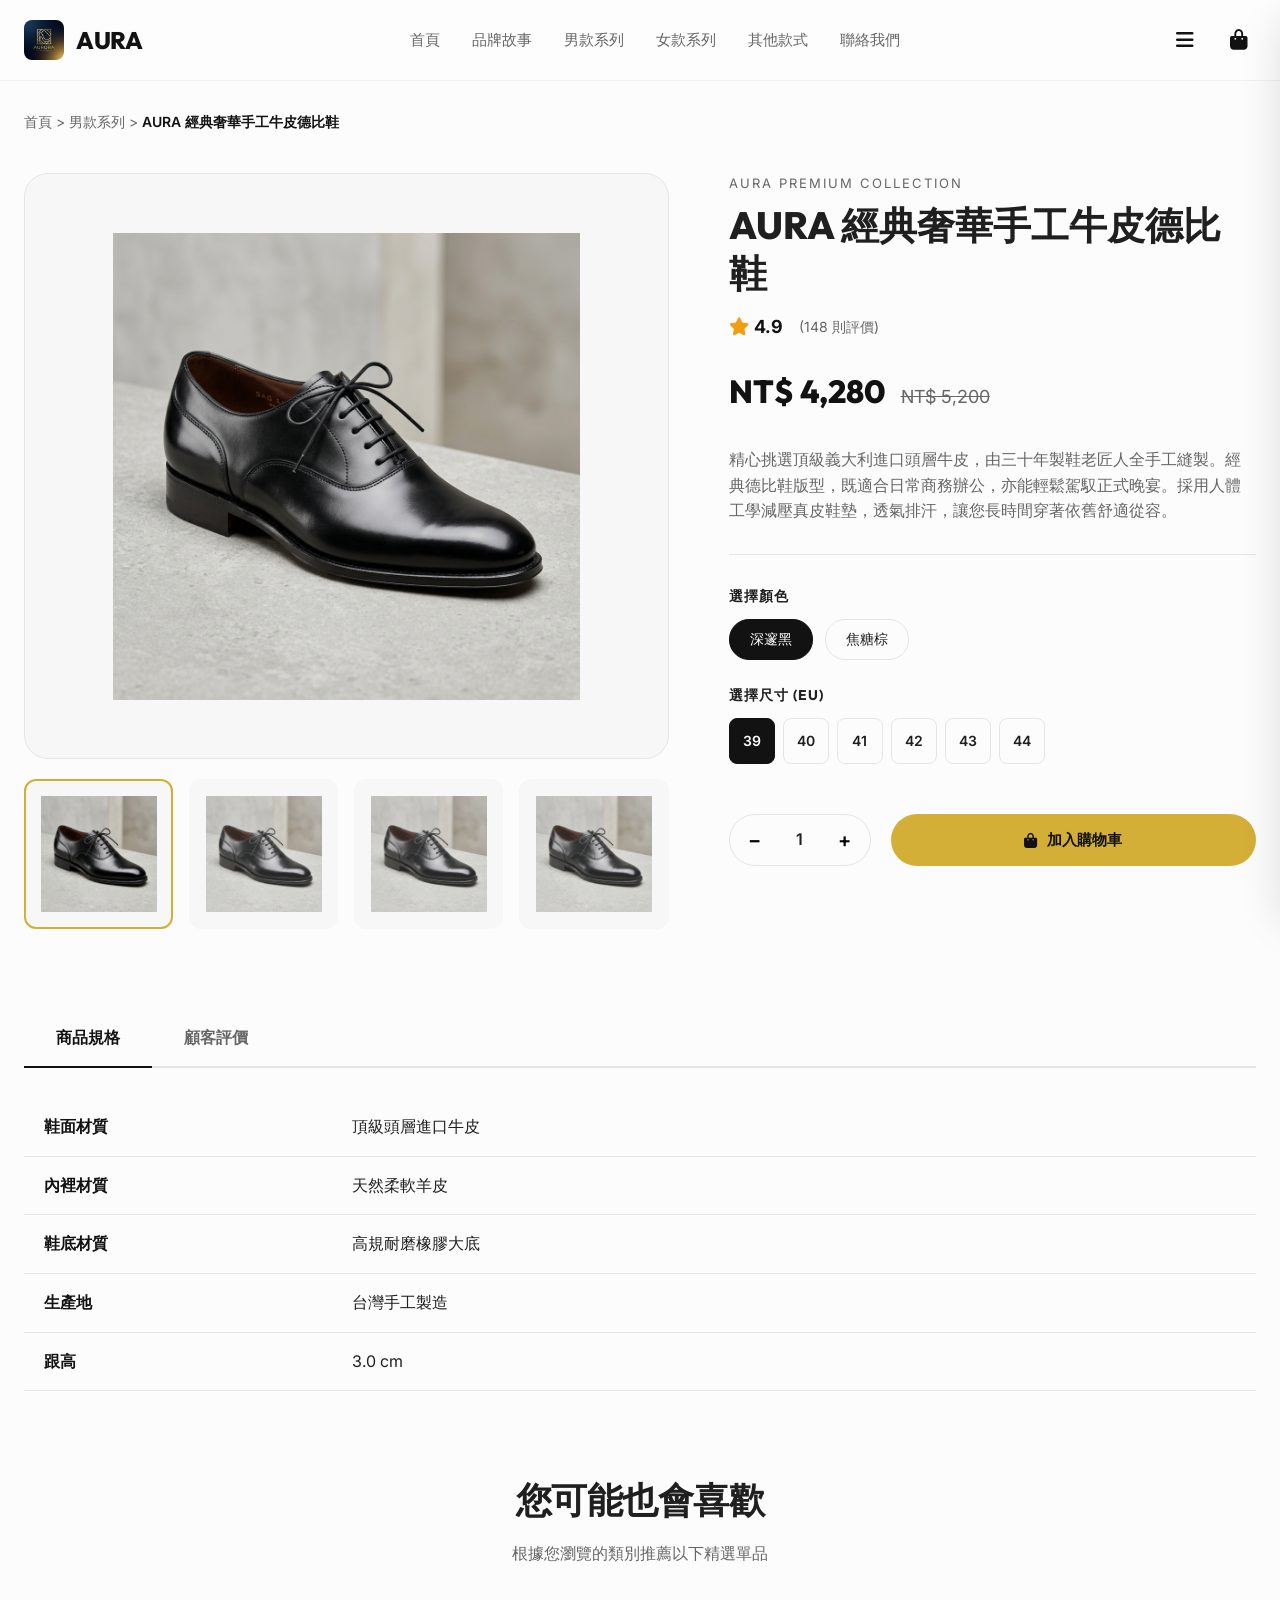
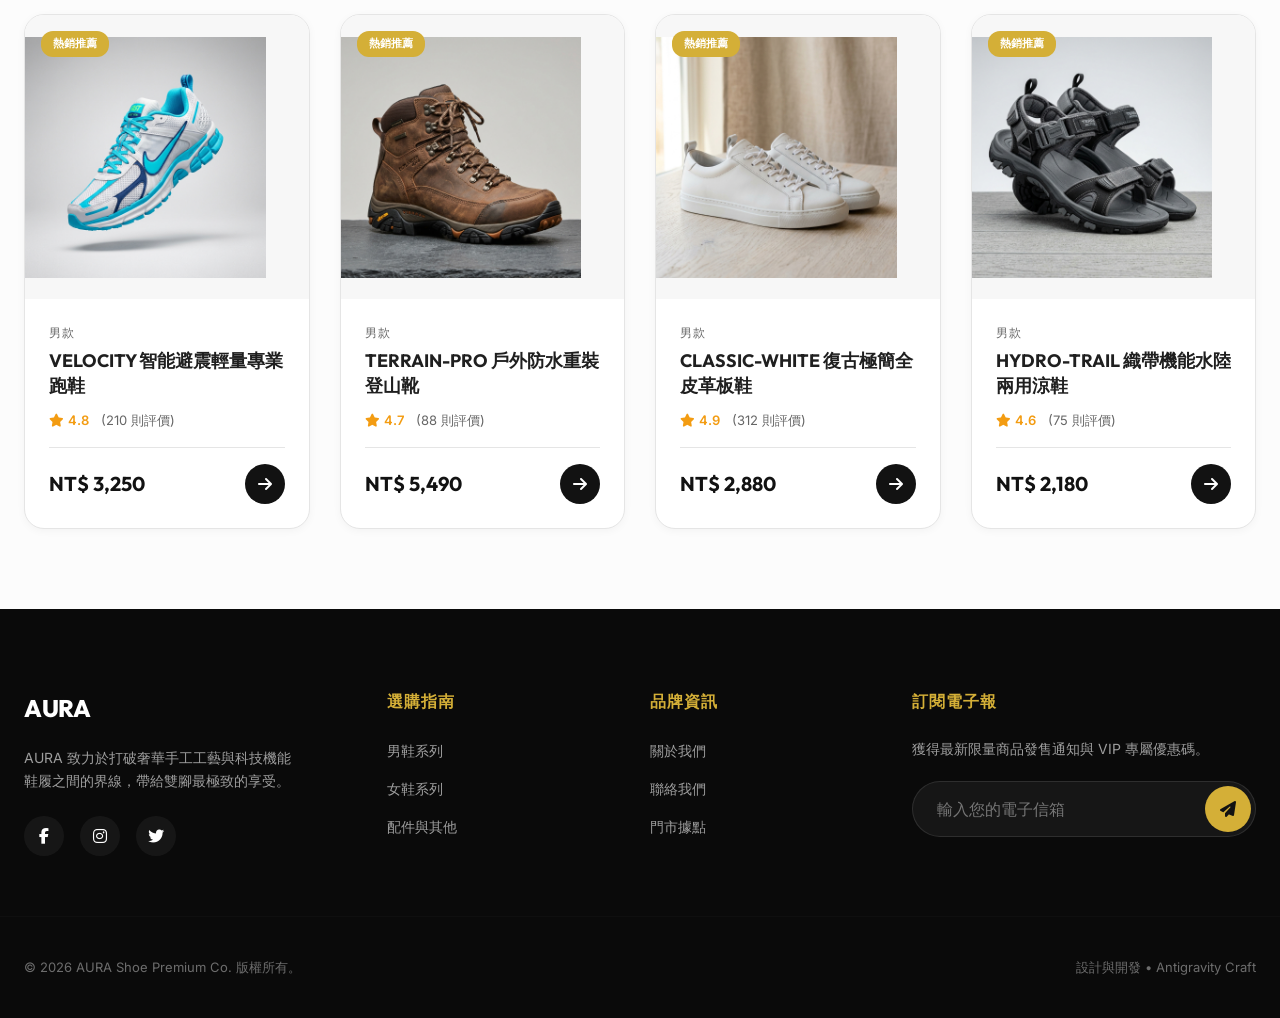
<file: product.html>
<!DOCTYPE html>
<html lang="zh-TW">
<head>
  <meta charset="UTF-8">
  <meta name="viewport" content="width=device-width, initial-scale=1.0">
  <title>商品詳細資訊 | AURA Premium 鞋履首選</title>
  <meta name="description" content="瀏覽商品詳細規格、尺碼選擇、款式顏色以及顧客評價。AURA 專注於細節，為您提供最極致的手工品質與穿著腳感。">
  <link rel="stylesheet" href="https://cdnjs.cloudflare.com/ajax/libs/font-awesome/6.4.0/css/all.min.css">
  <link rel="stylesheet" href="css/style.css">
</head>
<body>

  <!-- Header Navigation -->
  <header>
    <div class="container header-container">
      <a href="index.html" class="logo-link" id="logoLink">
        <img src="assets/logo.png" alt="AURA Logo" class="logo-img">
        <span>AURA</span>
      </a>
      
      <nav class="nav-links" id="navLinks">
        <a href="index.html" id="navHome">首頁</a>
        <a href="about.html" id="navAbout">品牌故事</a>
        <a href="mens.html" id="navMens">男款系列</a>
        <a href="womens.html" id="navWomens">女款系列</a>
        <a href="others.html" id="navOthers">其他款式</a>
        <a href="contact.html" id="navContact">聯絡我們</a>
      </nav>

      <div class="nav-actions">
        <button class="action-btn" id="menuToggle" aria-label="Toggle Menu">
          <i class="fas fa-bars"></i>
        </button>
        <button class="action-btn" id="cartBtn" aria-label="Open Cart">
          <i class="fas fa-shopping-bag"></i>
          <span class="cart-count">0</span>
        </button>
      </div>
    </div>
  </header>

  <!-- Breadcrumbs -->
  <div class="container" style="margin-top: 30px; font-size: 14px; color: var(--text-muted);">
    <a href="index.html" style="color: var(--text-muted);">首頁</a> &gt; 
    <span id="breadcrumbCat"><a href="mens.html">男款系列</a></span> &gt; 
    <span id="breadcrumbTitle" style="color: var(--primary); font-weight: 600;">商品詳細資訊</span>
  </div>

  <!-- Product Detail Core Layout -->
  <main class="container product-detail-grid">
    <!-- Gallery -->
    <section class="product-gallery">
      <div class="main-image-container">
        <img src="assets/mens_1.png" alt="Product Main Image" id="mainProductImage">
      </div>
      <div class="gallery-thumbnails" id="galleryThumbnails">
        <!-- Thumbnails rendered dynamically -->
      </div>
    </section>

    <!-- Detail Info Panel -->
    <section class="detail-content">
      <div class="detail-cat" id="detailCatLabel">AURA PREMIUM COLLECTION</div>
      <h1 class="detail-title" id="detailTitle">載入中商品名稱</h1>
      
      <div class="detail-rating-wrapper">
        <div style="color: #f39c12; font-size: 18px;">
          <i class="fas fa-star"></i> <span id="detailRatingVal" style="font-weight: 700; color: var(--primary);">4.8</span>
        </div>
        <span class="detail-reviews" id="detailReviewsCount" style="color: var(--text-muted); font-size: 14px;">(0 則評價)</span>
      </div>

      <div class="detail-price-wrapper">
        <span class="detail-price" id="detailPrice">NT$ 0</span>
        <span class="detail-original-price" id="detailOriginalPrice">NT$ 0</span>
      </div>

      <p class="detail-description" id="detailDescription">
        正在載入此商品的詳細介紹，請稍候...
      </p>

      <!-- Selection Forms -->
      <div class="selector-group">
        <h4>選擇顏色</h4>
        <div class="color-options" id="colorOptions">
          <!-- Dynamic Color badges -->
        </div>
      </div>

      <div class="selector-group" style="margin-bottom: 30px;">
        <h4>選擇尺寸 (EU)</h4>
        <div class="size-options" id="sizeOptions">
          <!-- Dynamic Size badges -->
        </div>
      </div>

      <!-- Qty and CTA Actions -->
      <div class="detail-actions">
        <div class="qty-selector">
          <button class="qty-btn" id="qtyMinus" aria-label="Decrease Quantity">&minus;</button>
          <span class="qty-val" id="qtyVal">1</span>
          <button class="qty-btn" id="qtyPlus" aria-label="Increase Quantity">&#43;</button>
        </div>
        <button class="btn btn-primary buy-btn" id="detailAddToCart">
          <i class="fas fa-shopping-bag" style="margin-right: 10px;"></i> 加入購物車
        </button>
      </div>
    </section>
  </main>

  <!-- Detailed Tabs (Specs & Reviews) -->
  <section class="container tabs-container">
    <div class="tab-headers">
      <div class="tab-header active" data-tab="tabSpecs">商品規格</div>
      <div class="tab-header" data-tab="tabReviews">顧客評價</div>
    </div>
    
    <!-- Specs Panel -->
    <div class="tab-panel active" id="tabSpecs">
      <table class="specs-table">
        <tbody id="specsTableBody">
          <!-- Dynamic specs row -->
        </tbody>
      </table>
    </div>

    <!-- Reviews Panel -->
    <div class="tab-panel" id="tabReviews">
      <div class="review-list" id="reviewList">
        <!-- Dynamic reviews list -->
      </div>

      <!-- Add Review Form -->
      <div class="write-review-section">
        <h3>發表您的評價</h3>
        <form id="reviewForm">
          <div class="form-group" style="max-width: 300px;">
            <label for="reviewName">您的姓名 *</label>
            <input type="text" id="reviewName" class="form-control" placeholder="例: 王小明" required>
          </div>
          
          <div class="form-group">
            <label>評分星等 *</label>
            <div class="rating-select" id="ratingSelect">
              <i class="fas fa-star rating-star selected" data-rating="1"></i>
              <i class="fas fa-star rating-star selected" data-rating="2"></i>
              <i class="fas fa-star rating-star selected" data-rating="3"></i>
              <i class="fas fa-star rating-star selected" data-rating="4"></i>
              <i class="fas fa-star rating-star selected" data-rating="5"></i>
            </div>
          </div>

          <div class="form-group">
            <label for="reviewText">評價內容 *</label>
            <textarea id="reviewText" class="form-control" placeholder="請分享您穿著這雙鞋子的真實體驗..." required></textarea>
          </div>
          
          <button type="submit" class="btn btn-primary" style="padding: 12px 30px; font-size: 14px; border-radius: 20px;">送出評價</button>
        </form>
      </div>
    </div>
  </section>

  <!-- Related Products Section -->
  <section class="container related-section">
    <div class="section-title">
      <h2>您可能也會喜歡</h2>
      <p>根據您瀏覽的類別推薦以下精選單品</p>
    </div>
    <div class="products-grid" id="relatedProductsGrid">
      <!-- Dynamic related products -->
    </div>
  </section>

  <!-- Footer -->
  <footer>
    <div class="container footer-grid">
      <div class="footer-brand">
        <h3>AURA</h3>
        <p>AURA 致力於打破奢華手工工藝與科技機能鞋履之間的界線，帶給雙腳最極致的享受。</p>
        <div class="social-links">
          <a href="#" class="social-btn" aria-label="Facebook"><i class="fab fa-facebook-f"></i></a>
          <a href="#" class="social-btn" aria-label="Instagram"><i class="fab fa-instagram"></i></a>
          <a href="#" class="social-btn" aria-label="Twitter"><i class="fab fa-twitter"></i></a>
        </div>
      </div>
      
      <div class="footer-nav">
        <h4>選購指南</h4>
        <ul>
          <li><a href="mens.html">男鞋系列</a></li>
          <li><a href="womens.html">女鞋系列</a></li>
          <li><a href="others.html">配件與其他</a></li>
        </ul>
      </div>

      <div class="footer-nav">
        <h4>品牌資訊</h4>
        <ul>
          <li><a href="about.html">關於我們</a></li>
          <li><a href="contact.html">聯絡我們</a></li>
          <li><a href="#">門市據點</a></li>
        </ul>
      </div>

      <div class="footer-newsletter">
        <h4>訂閱電子報</h4>
        <p>獲得最新限量商品發售通知與 VIP 專屬優惠碼。</p>
        <form class="newsletter-form">
          <input type="email" placeholder="輸入您的電子信箱" required class="newsletter-input" aria-label="Email Address">
          <button type="submit" class="newsletter-btn" aria-label="Submit Newsletter"><i class="fas fa-paper-plane"></i></button>
        </form>
      </div>
    </div>
    <div class="container footer-bottom">
      <p>&copy; 2026 AURA Shoe Premium Co. 版權所有。</p>
      <p>設計與開發 &bull; Antigravity Craft</p>
    </div>
  </footer>

  <!-- Shopping Cart Drawer -->
  <div class="cart-overlay-bg" id="cartOverlay"></div>
  <div class="cart-drawer" id="cartDrawer">
    <div class="cart-header">
      <h3>您的購物車</h3>
      <button class="cart-close-btn" id="cartClose" aria-label="Close Cart"><i class="fas fa-times"></i></button>
    </div>
    <div class="cart-items-wrapper" id="cartItemsWrapper">
      <!-- Dynamic cart items will render here -->
    </div>
    <div class="cart-footer">
      <div class="cart-summary-row">
        <span>小計:</span>
        <span id="cartSubtotalVal">NT$ 0</span>
      </div>
      <button class="btn btn-primary" id="checkoutBtn" style="width: 100%; border-radius: 30px;">前往結帳</button>
    </div>
  </div>

  <!-- Scripts -->
  <script src="js/products.js"></script>
  <script src="js/main.js"></script>
  <script src="js/product-detail.js"></script>
</body>
</html>
</file>
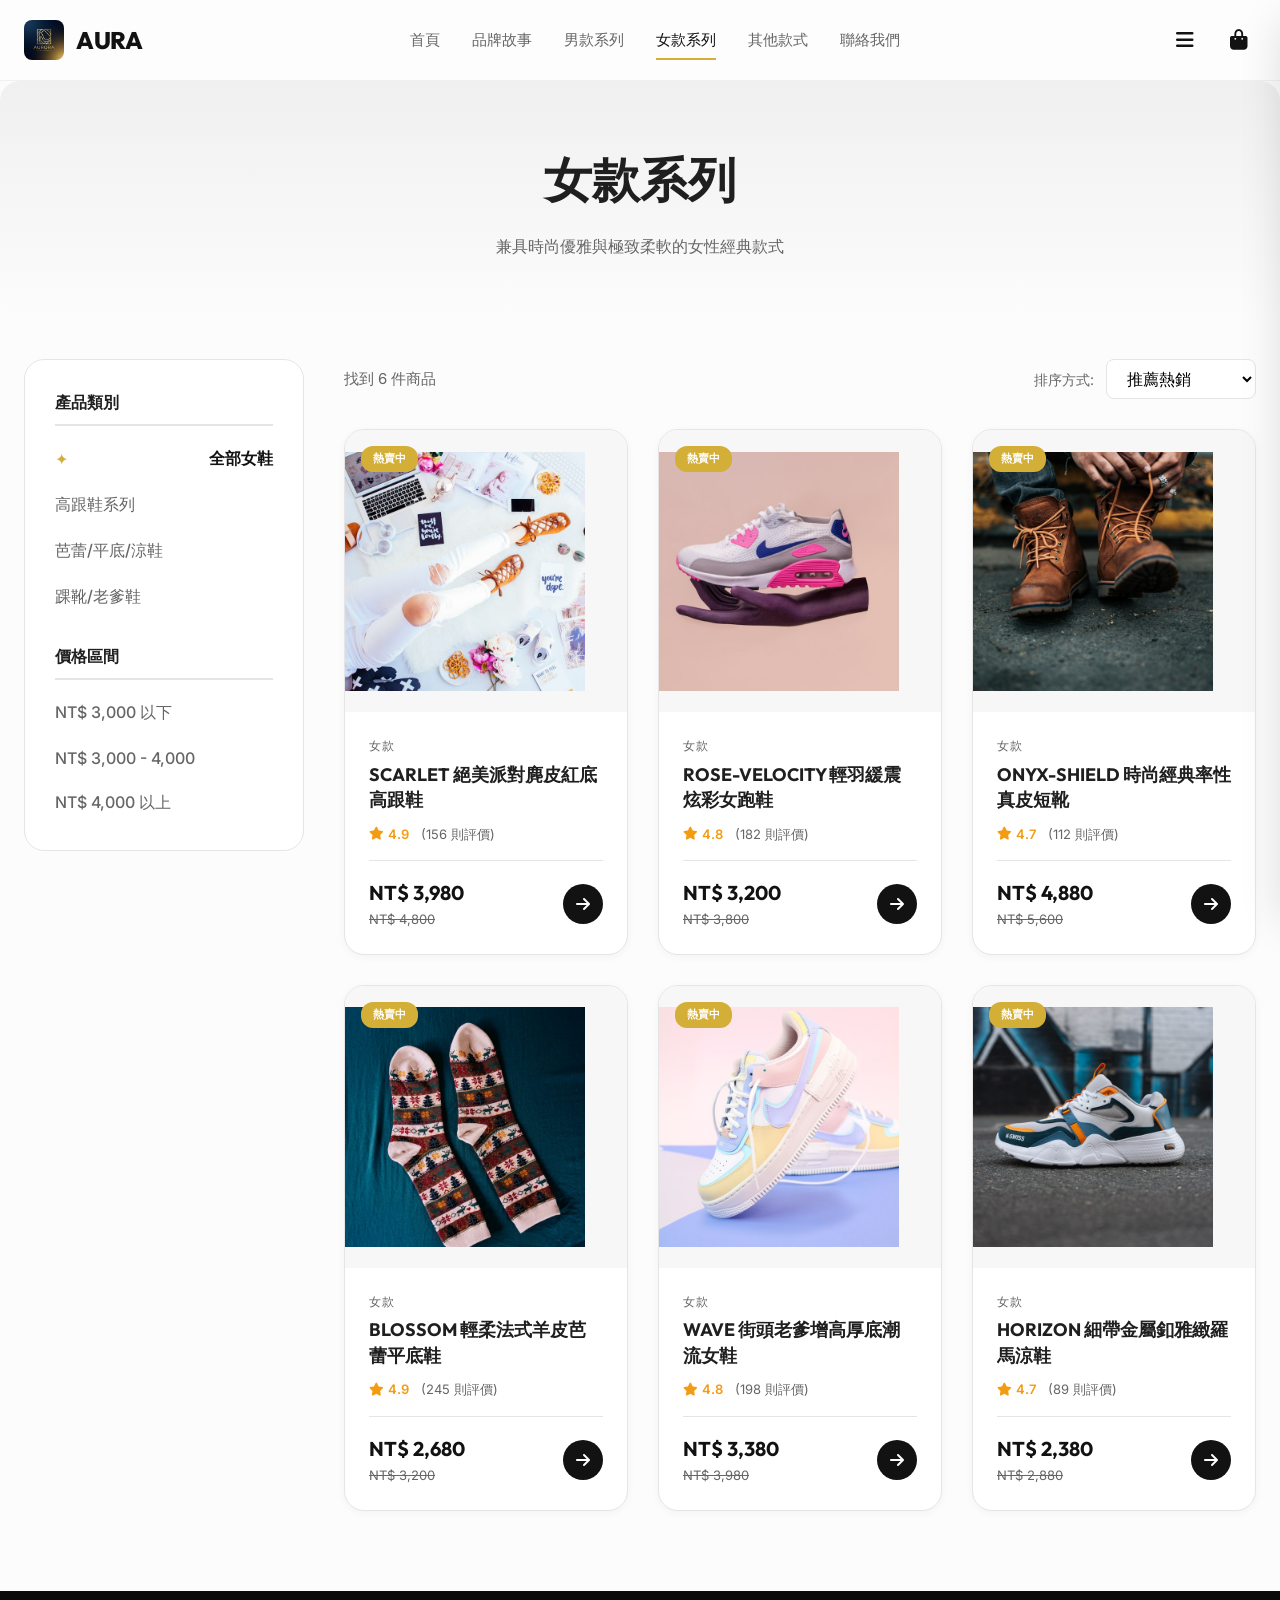
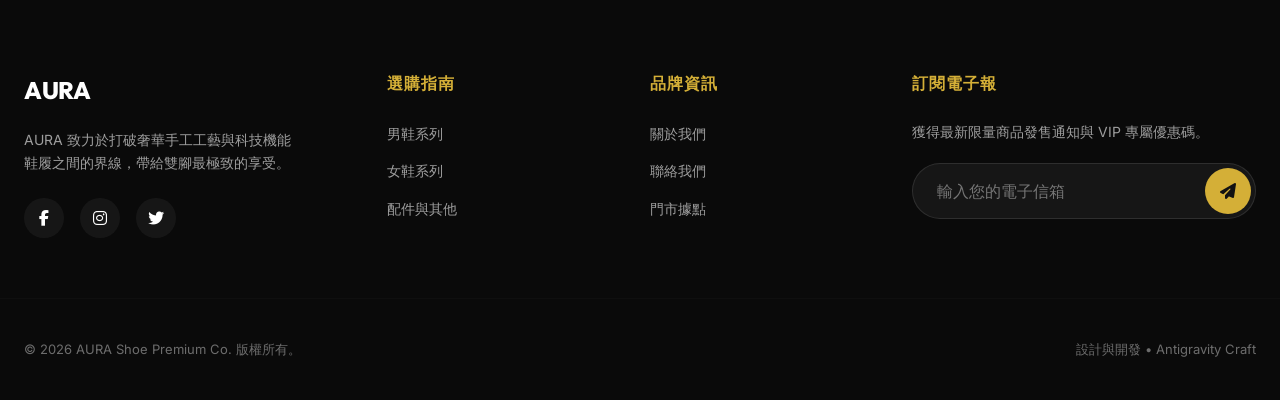
<file: womens.html>
<!DOCTYPE html>
<html lang="zh-TW">
<head>
  <meta charset="UTF-8">
  <meta name="viewport" content="width=device-width, initial-scale=1.0">
  <title>女款系列 | AURA Premium 鞋履首選</title>
  <meta name="description" content="瀏覽 AURA 女士精選鞋履，包括絕美派對高跟鞋、運動跑鞋、真皮短靴與輕柔羊皮芭蕾平底鞋，優雅舒適。">
  <link rel="stylesheet" href="https://cdnjs.cloudflare.com/ajax/libs/font-awesome/6.4.0/css/all.min.css">
  <link rel="stylesheet" href="css/style.css">
</head>
<body>

  <!-- Header Navigation -->
  <header>
    <div class="container header-container">
      <a href="index.html" class="logo-link" id="logoLink">
        <img src="assets/logo.png" alt="AURA Logo" class="logo-img">
        <span>AURA</span>
      </a>
      
      <nav class="nav-links" id="navLinks">
        <a href="index.html" id="navHome">首頁</a>
        <a href="about.html" id="navAbout">品牌故事</a>
        <a href="mens.html" id="navMens">男款系列</a>
        <a href="womens.html" class="active" id="navWomens">女款系列</a>
        <a href="others.html" id="navOthers">其他款式</a>
        <a href="contact.html" id="navContact">聯絡我們</a>
      </nav>

      <div class="nav-actions">
        <button class="action-btn" id="menuToggle" aria-label="Toggle Menu">
          <i class="fas fa-bars"></i>
        </button>
        <button class="action-btn" id="cartBtn" aria-label="Open Cart">
          <i class="fas fa-shopping-bag"></i>
          <span class="cart-count">0</span>
        </button>
      </div>
    </div>
  </header>

  <!-- Page Header -->
  <section class="about-hero" style="padding: 60px 0; margin-bottom: 40px;">
    <div class="container">
      <h1>女款系列</h1>
      <p style="color: var(--text-muted);">兼具時尚優雅與極致柔軟的女性經典款式</p>
    </div>
  </section>

  <!-- Main Shop Layout -->
  <main class="container products-layout">
    <!-- Sidebar Filters -->
    <aside class="filters-sidebar">
      <div class="filter-group">
        <h4>產品類別</h4>
        <div class="filter-options">
          <button class="filter-btn active" onclick="filterBySubcat('all', this)">全部女鞋</button>
          <button class="filter-btn" onclick="filterBySubcat('heels', this)">高跟鞋系列</button>
          <button class="filter-btn" onclick="filterBySubcat('flats', this)">芭蕾/平底/涼鞋</button>
          <button class="filter-btn" onclick="filterBySubcat('boots', this)">踝靴/老爹鞋</button>
        </div>
      </div>
      
      <div class="filter-group">
        <h4>價格區間</h4>
        <div class="filter-options">
          <button class="filter-btn" onclick="filterByPrice(0, 3000, this)">NT$ 3,000 以下</button>
          <button class="filter-btn" onclick="filterByPrice(3000, 4000, this)">NT$ 3,000 - 4,000</button>
          <button class="filter-btn" onclick="filterByPrice(4000, 99999, this)">NT$ 4,000 以上</button>
        </div>
      </div>
    </aside>

    <!-- Products Section -->
    <section class="shop-container">
      <div class="shop-toolbar">
        <div class="products-count" id="productsCount">正在載入商品...</div>
        <div>
          <label for="sortSelect" style="font-size: 14px; margin-right: 8px; color: var(--text-muted);">排序方式:</label>
          <select id="sortSelect" class="sort-select" onchange="handleSortChange()">
            <option value="default">推薦熱銷</option>
            <option value="price-low">價格: 低到高</option>
            <option value="price-high">價格: 高到低</option>
            <option value="rating">顧客評價最高</option>
          </select>
        </div>
      </div>

      <!-- Shop Grid -->
      <div class="products-grid" id="shopProductsGrid">
        <!-- Dynamically rendered women's products -->
      </div>
    </section>
  </main>

  <!-- Footer -->
  <footer>
    <div class="container footer-grid">
      <div class="footer-brand">
        <h3>AURA</h3>
        <p>AURA 致力於打破奢華手工工藝與科技機能鞋履之間的界線，帶給雙腳最極致的享受。</p>
        <div class="social-links">
          <a href="#" class="social-btn" aria-label="Facebook"><i class="fab fa-facebook-f"></i></a>
          <a href="#" class="social-btn" aria-label="Instagram"><i class="fab fa-instagram"></i></a>
          <a href="#" class="social-btn" aria-label="Twitter"><i class="fab fa-twitter"></i></a>
        </div>
      </div>
      
      <div class="footer-nav">
        <h4>選購指南</h4>
        <ul>
          <li><a href="mens.html">男鞋系列</a></li>
          <li><a href="womens.html">女鞋系列</a></li>
          <li><a href="others.html">配件與其他</a></li>
        </ul>
      </div>

      <div class="footer-nav">
        <h4>品牌資訊</h4>
        <ul>
          <li><a href="about.html">關於我們</a></li>
          <li><a href="contact.html">聯絡我們</a></li>
          <li><a href="#">門市據點</a></li>
        </ul>
      </div>

      <div class="footer-newsletter">
        <h4>訂閱電子報</h4>
        <p>獲得最新限量商品發售通知與 VIP 專屬優惠碼。</p>
        <form class="newsletter-form">
          <input type="email" placeholder="輸入您的電子信箱" required class="newsletter-input" aria-label="Email Address">
          <button type="submit" class="newsletter-btn" aria-label="Submit Newsletter"><i class="fas fa-paper-plane"></i></button>
        </form>
      </div>
    </div>
    <div class="container footer-bottom">
      <p>&copy; 2026 AURA Shoe Premium Co. 版權所有。</p>
      <p>設計與開發 &bull; Antigravity Craft</p>
    </div>
  </footer>

  <!-- Shopping Cart Drawer -->
  <div class="cart-overlay-bg" id="cartOverlay"></div>
  <div class="cart-drawer" id="cartDrawer">
    <div class="cart-header">
      <h3>您的購物車</h3>
      <button class="cart-close-btn" id="cartClose" aria-label="Close Cart"><i class="fas fa-times"></i></button>
    </div>
    <div class="cart-items-wrapper" id="cartItemsWrapper">
      <!-- Dynamic cart items will render here -->
    </div>
    <div class="cart-footer">
      <div class="cart-summary-row">
        <span>小計:</span>
        <span id="cartSubtotalVal">NT$ 0</span>
      </div>
      <button class="btn btn-primary" id="checkoutBtn" style="width: 100%; border-radius: 30px;">前往結帳</button>
    </div>
  </div>

  <!-- Scripts -->
  <script src="js/products.js"></script>
  <script src="js/main.js"></script>
  <script>
    let womenProducts = products.filter(p => p.category === "women");
    let filteredList = [...womenProducts];
    let activeSubcat = "all";
    let activePriceRange = { min: 0, max: 999999 };

    document.addEventListener("DOMContentLoaded", () => {
      renderShopGrid();
    });

    function renderShopGrid() {
      const grid = document.getElementById("shopProductsGrid");
      const countLabel = document.getElementById("productsCount");
      if (!grid) return;

      if (filteredList.length === 0) {
        grid.innerHTML = `
          <div style="grid-column: 1/-1; text-align: center; color: var(--text-muted); padding: 80px 0;">
            <i class="fas fa-search" style="font-size: 48px; opacity: 0.3; margin-bottom: 20px;"></i>
            <p>沒有找到符合條件的商品</p>
            <button class="btn btn-secondary" style="margin-top: 20px;" onclick="resetFilters()">重設篩選條件</button>
          </div>
        `;
        countLabel.textContent = "找到 0 件商品";
        return;
      }

      countLabel.textContent = `找到 ${filteredList.length} 件商品`;
      grid.innerHTML = filteredList.map(prod => `
        <div class="product-card">
          <span class="product-badge">熱賣中</span>
          <div class="product-img-wrapper">
            <a href="product.html?id=${prod.id}">
              <img src="${prod.image}" alt="${prod.name}">
            </a>
          </div>
          <div class="product-info">
            <span class="product-cat">女款</span>
            <a href="product.html?id=${prod.id}">
              <h3 class="product-title">${prod.name}</h3>
            </a>
            <div class="product-meta">
              <div class="product-rating"><i class="fas fa-star"></i> ${prod.rating.toFixed(1)}</div>
              <div class="product-reviews">(${prod.reviewsCount} 則評價)</div>
            </div>
            <div class="product-footer">
              <div class="product-price-wrapper">
                <span class="price">NT$ ${prod.price.toLocaleString()}</span>
                ${prod.originalPrice ? `<span class="original-price">NT$ ${prod.originalPrice.toLocaleString()}</span>` : ''}
              </div>
              <a href="product.html?id=${prod.id}" class="add-to-cart-btn" aria-label="View Details">
                <i class="fas fa-arrow-right"></i>
              </a>
            </div>
          </div>
        </div>
      `).join('');
    }

    // Filter Functions
    function filterBySubcat(subcat, element) {
      const btns = document.querySelectorAll(".filters-sidebar button");
      btns.forEach(b => b.classList.remove("active"));
      element.classList.add("active");

      activeSubcat = subcat;
      applyFilters();
    }

    // Price Filter
    function filterByPrice(min, max, element) {
      const btns = document.querySelectorAll(".filters-sidebar button");
      btns.forEach(b => b.classList.remove("active"));
      element.classList.add("active");

      activePriceRange = { min, max };
      applyFilters();
    }

    function applyFilters() {
      filteredList = womenProducts.filter(prod => {
        const matchesPrice = prod.price >= activePriceRange.min && prod.price <= activePriceRange.max;
        
        let matchesSubcat = true;
        if (activeSubcat === "heels") {
          matchesSubcat = prod.id === "womens_1";
        } else if (activeSubcat === "flats") {
          matchesSubcat = prod.id === "womens_2" || prod.id === "womens_4" || prod.id === "womens_6";
        } else if (activeSubcat === "boots") {
          matchesSubcat = prod.id === "womens_3" || prod.id === "womens_5";
        }

        return matchesPrice && matchesSubcat;
      });

      handleSortChange();
    }

    function handleSortChange() {
      const sortVal = document.getElementById("sortSelect").value;
      if (sortVal === "price-low") {
        filteredList.sort((a, b) => a.price - b.price);
      } else if (sortVal === "price-high") {
        filteredList.sort((a, b) => b.price - a.price);
      } else if (sortVal === "rating") {
        filteredList.sort((a, b) => b.rating - a.rating);
      } else {
        filteredList.sort((a, b) => a.id.localeCompare(b.id));
      }
      renderShopGrid();
    }

    function resetFilters() {
      const btns = document.querySelectorAll(".filters-sidebar button");
      btns.forEach(b => b.classList.remove("active"));
      document.querySelector(".filters-sidebar button").classList.add("active");

      activeSubcat = "all";
      activePriceRange = { min: 0, max: 999999 };
      filteredList = [...womenProducts];
      document.getElementById("sortSelect").value = "default";
      renderShopGrid();
    }
  </script>
</body>
</html>
</file>
<file: css/style.css>
@import url('https://fonts.googleapis.com/css2?family=Inter:wght@300;400;500;600;700&family=Outfit:wght@300;400;500;600;700;800&display=swap');

/* --- Theme Variables & Design System --- */
:root {
  --primary: #121212;
  --primary-light: #2a2a2a;
  --accent: #d4af37; /* Luxury Gold */
  --accent-hover: #bfa030;
  --bg-main: #fcfcfc;
  --bg-card: #ffffff;
  --bg-footer: #0a0a0a;
  --text-dark: #1f1f1f;
  --text-muted: #666666;
  --text-light: #ffffff;
  --border-color: #e5e5e5;
  --shadow-sm: 0 2px 8px rgba(0, 0, 0, 0.04);
  --shadow-md: 0 10px 30px rgba(0, 0, 0, 0.08);
  --shadow-lg: 0 20px 40px rgba(0, 0, 0, 0.12);
  --transition-smooth: all 0.4s cubic-bezier(0.16, 1, 0.3, 1);
  --transition-fast: all 0.2s ease;
  --font-heading: 'Outfit', 'Inter', system-ui, sans-serif;
  --font-body: 'Inter', system-ui, sans-serif;
  --container-width: 1280px;
}

/* --- Base Reset --- */
* {
  box-sizing: border-box;
  margin: 0;
  padding: 0;
}

body {
  font-family: var(--font-body);
  background-color: var(--bg-main);
  color: var(--text-dark);
  line-height: 1.6;
  overflow-x: hidden;
  -webkit-font-smoothing: antialiased;
}

a {
  text-decoration: none;
  color: inherit;
  transition: var(--transition-fast);
}

button, input, select, textarea {
  font-family: inherit;
  font-size: inherit;
  border: none;
  outline: none;
}

ul {
  list-style: none;
}

img {
  max-width: 100%;
  height: auto;
  display: block;
}

/* --- Layout Container --- */
.container {
  max-width: var(--container-width);
  margin: 0 auto;
  padding: 0 24px;
}

/* --- Header & Navigation (Glassmorphism) --- */
header {
  position: sticky;
  top: 0;
  left: 0;
  width: 100%;
  z-index: 1000;
  background: rgba(253, 253, 253, 0.85);
  backdrop-filter: blur(20px);
  -webkit-backdrop-filter: blur(20px);
  border-bottom: 1px solid rgba(0, 0, 0, 0.05);
  transition: var(--transition-smooth);
}

.header-container {
  display: flex;
  justify-content: space-between;
  align-items: center;
  height: 80px;
}

.logo-link {
  display: flex;
  align-items: center;
  gap: 12px;
  font-family: var(--font-heading);
  font-weight: 800;
  font-size: 24px;
  letter-spacing: -0.5px;
  color: var(--primary);
}

.logo-img {
  height: 40px;
  width: 40px;
  border-radius: 8px;
  object-fit: cover;
}

.nav-links {
  display: flex;
  align-items: center;
  gap: 32px;
}

.nav-links a {
  font-family: var(--font-heading);
  font-weight: 500;
  font-size: 15px;
  color: var(--text-muted);
  position: relative;
  padding: 8px 0;
}

.nav-links a::after {
  content: '';
  position: absolute;
  bottom: 0;
  left: 0;
  width: 0;
  height: 2px;
  background-color: var(--accent);
  transition: var(--transition-fast);
}

.nav-links a:hover, 
.nav-links a.active {
  color: var(--primary);
}

.nav-links a:hover::after,
.nav-links a.active::after {
  width: 100%;
}

.nav-actions {
  display: flex;
  align-items: center;
  gap: 20px;
}

.action-btn {
  background: none;
  cursor: pointer;
  color: var(--primary);
  font-size: 20px;
  position: relative;
  display: flex;
  align-items: center;
  justify-content: center;
  padding: 8px;
  border-radius: 50%;
  transition: var(--transition-fast);
}

.action-btn:hover {
  background-color: rgba(0, 0, 0, 0.03);
  transform: translateY(-2px);
}

.cart-count {
  position: absolute;
  top: -2px;
  right: -2px;
  background-color: var(--accent);
  color: var(--text-light);
  font-size: 10px;
  font-weight: 700;
  width: 18px;
  height: 18px;
  border-radius: 50%;
  display: flex;
  align-items: center;
  justify-content: center;
  border: 2px solid var(--bg-card);
}

.menu-toggle {
  display: none;
  font-size: 24px;
}

/* --- Hero Banner (Index) --- */
.hero {
  position: relative;
  background: linear-gradient(135deg, #181818 0%, #080808 100%);
  color: var(--text-light);
  padding: 100px 0;
  overflow: hidden;
  border-bottom-left-radius: 40px;
  border-bottom-right-radius: 40px;
  margin-bottom: 60px;
}

.hero::before {
  content: '';
  position: absolute;
  top: -50%;
  right: -20%;
  width: 800px;
  height: 800px;
  background: radial-gradient(circle, rgba(212, 175, 55, 0.08) 0%, rgba(0, 0, 0, 0) 70%);
  border-radius: 50%;
}

.hero-grid {
  display: grid;
  grid-template-columns: 1.1fr 0.9fr;
  align-items: center;
  gap: 60px;
}

.hero-content {
  z-index: 10;
}

.hero-tagline {
  font-family: var(--font-heading);
  font-weight: 600;
  font-size: 14px;
  text-transform: uppercase;
  letter-spacing: 4px;
  color: var(--accent);
  margin-bottom: 20px;
}

.hero h1 {
  font-family: var(--font-heading);
  font-weight: 800;
  font-size: 56px;
  line-height: 1.15;
  letter-spacing: -1.5px;
  margin-bottom: 24px;
}

.hero-description {
  font-size: 18px;
  opacity: 0.8;
  margin-bottom: 40px;
  max-width: 520px;
}

.hero-buttons {
  display: flex;
  gap: 16px;
}

.btn {
  display: inline-flex;
  align-items: center;
  justify-content: center;
  padding: 16px 36px;
  font-family: var(--font-heading);
  font-weight: 600;
  font-size: 15px;
  border-radius: 30px;
  transition: var(--transition-smooth);
  cursor: pointer;
}

.btn-primary {
  background-color: var(--accent);
  color: var(--primary);
}

.btn-primary:hover {
  background-color: var(--accent-hover);
  transform: translateY(-3px);
  box-shadow: 0 10px 20px rgba(212, 175, 55, 0.2);
}

.btn-secondary {
  border: 2px solid rgba(255, 255, 255, 0.2);
  color: var(--text-light);
  background: transparent;
}

.btn-secondary:hover {
  border-color: var(--text-light);
  background-color: rgba(255, 255, 255, 0.05);
  transform: translateY(-3px);
}

.hero-image-wrapper {
  position: relative;
  display: flex;
  justify-content: center;
  align-items: center;
  z-index: 5;
}

.hero-bg-glow {
  position: absolute;
  width: 400px;
  height: 400px;
  background: radial-gradient(circle, rgba(255, 255, 255, 0.05) 0%, rgba(0, 0, 0, 0) 70%);
  border-radius: 50%;
  animation: pulse 8s infinite alternate;
}

.hero-img {
  width: 110%;
  max-width: 550px;
  transform: rotate(-12deg);
  filter: drop-shadow(0 30px 50px rgba(0,0,0,0.5));
  animation: float 6s ease-in-out infinite;
}

/* --- Category Grid Section (Index) --- */
.section-title {
  font-family: var(--font-heading);
  text-align: center;
  margin-bottom: 48px;
}

.section-title h2 {
  font-size: 36px;
  font-weight: 800;
  letter-spacing: -0.5px;
  margin-bottom: 12px;
}

.section-title p {
  color: var(--text-muted);
  font-size: 16px;
}

.categories-grid {
  display: grid;
  grid-template-columns: repeat(3, 1fr);
  gap: 30px;
  margin-bottom: 80px;
}

.category-card {
  position: relative;
  height: 420px;
  border-radius: 20px;
  overflow: hidden;
  box-shadow: var(--shadow-sm);
}

.category-card img {
  width: 100%;
  height: 100%;
  object-fit: cover;
  transition: var(--transition-smooth);
}

.category-overlay {
  position: absolute;
  top: 0;
  left: 0;
  width: 100%;
  height: 100%;
  background: linear-gradient(to top, rgba(0, 0, 0, 0.7) 0%, rgba(0, 0, 0, 0.1) 70%);
  display: flex;
  flex-direction: column;
  justify-content: flex-end;
  padding: 36px;
  color: var(--text-light);
  transition: var(--transition-smooth);
}

.category-card:hover img {
  transform: scale(1.06);
}

.category-card:hover .category-overlay {
  background: linear-gradient(to top, rgba(0, 0, 0, 0.8) 0%, rgba(0, 0, 0, 0.2) 70%);
}

.category-overlay h3 {
  font-family: var(--font-heading);
  font-size: 26px;
  font-weight: 700;
  margin-bottom: 8px;
}

.category-link {
  font-size: 14px;
  font-weight: 600;
  color: var(--accent);
  display: flex;
  align-items: center;
  gap: 6px;
}

.category-link i {
  transition: var(--transition-fast);
}

.category-card:hover .category-link i {
  transform: translateX(4px);
}

/* --- Product Cards Grid (Shop pages / Index features) --- */
.products-layout {
  display: grid;
  grid-template-columns: 280px 1fr;
  gap: 40px;
  margin-bottom: 80px;
}

.filters-sidebar {
  background-color: var(--bg-card);
  padding: 30px;
  border-radius: 20px;
  border: 1px solid var(--border-color);
  height: fit-content;
}

.filter-group {
  margin-bottom: 30px;
}

.filter-group:last-child {
  margin-bottom: 0;
}

.filter-group h4 {
  font-family: var(--font-heading);
  font-size: 16px;
  font-weight: 700;
  margin-bottom: 16px;
  border-bottom: 2px solid var(--border-color);
  padding-bottom: 8px;
}

.filter-options {
  display: flex;
  flex-direction: column;
  gap: 12px;
}

.filter-btn {
  display: flex;
  justify-content: space-between;
  align-items: center;
  background: none;
  cursor: pointer;
  color: var(--text-muted);
  text-align: left;
  padding: 6px 0;
  font-weight: 500;
  transition: var(--transition-fast);
}

.filter-btn:hover, 
.filter-btn.active {
  color: var(--primary);
  font-weight: 600;
}

.filter-btn.active::before {
  content: '✦';
  color: var(--accent);
  margin-right: 6px;
}

.shop-container {
  display: flex;
  flex-direction: column;
  gap: 30px;
}

.shop-toolbar {
  display: flex;
  justify-content: space-between;
  align-items: center;
}

.products-count {
  color: var(--text-muted);
  font-size: 15px;
}

.sort-select {
  padding: 8px 16px;
  border: 1px solid var(--border-color);
  border-radius: 8px;
  background-color: var(--bg-card);
  cursor: pointer;
}

.products-grid {
  display: grid;
  grid-template-columns: repeat(auto-fill, minmax(280px, 1fr));
  gap: 30px;
}

.product-card {
  background-color: var(--bg-card);
  border-radius: 20px;
  border: 1px solid var(--border-color);
  overflow: hidden;
  box-shadow: var(--shadow-sm);
  transition: var(--transition-smooth);
  position: relative;
  display: flex;
  flex-direction: column;
}

.product-card:hover {
  transform: translateY(-8px);
  box-shadow: var(--shadow-md);
  border-color: rgba(212, 175, 55, 0.3);
}

.product-badge {
  position: absolute;
  top: 16px;
  left: 16px;
  background-color: var(--accent);
  color: var(--text-light);
  font-size: 11px;
  font-weight: 700;
  padding: 4px 12px;
  border-radius: 12px;
  z-index: 10;
}

.product-img-wrapper {
  aspect-ratio: 1;
  background-color: #f7f7f7;
  overflow: hidden;
  display: flex;
  align-items: center;
  justify-content: center;
  position: relative;
}

.product-img-wrapper img {
  width: 85%;
  height: 85%;
  object-fit: contain;
  transition: var(--transition-smooth);
}

.product-card:hover .product-img-wrapper img {
  transform: scale(1.08) rotate(-4deg);
}

.product-info {
  padding: 24px;
  display: flex;
  flex-direction: column;
  flex-grow: 1;
}

.product-cat {
  font-size: 12px;
  text-transform: uppercase;
  color: var(--text-muted);
  letter-spacing: 1px;
  margin-bottom: 6px;
}

.product-title {
  font-family: var(--font-heading);
  font-size: 18px;
  font-weight: 700;
  color: var(--text-dark);
  margin-bottom: 12px;
  line-height: 1.4;
  height: 50px;
  display: -webkit-box;
  -webkit-line-clamp: 2;
  -webkit-box-orient: vertical;
  overflow: hidden;
}

.product-meta {
  display: flex;
  align-items: center;
  gap: 12px;
  margin-bottom: 16px;
  font-size: 13px;
}

.product-rating {
  color: #f39c12;
  display: flex;
  align-items: center;
  gap: 4px;
  font-weight: 600;
}

.product-reviews {
  color: var(--text-muted);
}

.product-footer {
  display: flex;
  justify-content: space-between;
  align-items: center;
  margin-top: auto;
  padding-top: 16px;
  border-top: 1px solid var(--border-color);
}

.product-price-wrapper {
  display: flex;
  flex-direction: column;
}

.price {
  font-family: var(--font-heading);
  font-weight: 700;
  font-size: 20px;
  color: var(--primary);
}

.original-price {
  font-size: 13px;
  color: var(--text-muted);
  text-decoration: line-through;
}

.add-to-cart-btn {
  width: 40px;
  height: 40px;
  border-radius: 50%;
  background-color: var(--primary);
  color: var(--text-light);
  display: flex;
  align-items: center;
  justify-content: center;
  cursor: pointer;
  transition: var(--transition-fast);
}

.add-to-cart-btn:hover {
  background-color: var(--accent);
  color: var(--primary);
  transform: scale(1.1);
}

/* --- Brand Features Section --- */
.features-section {
  padding: 80px 0;
  background-color: #f3f3f3;
  border-radius: 30px;
  margin-bottom: 80px;
}

.features-grid {
  display: grid;
  grid-template-columns: repeat(4, 1fr);
  gap: 30px;
}

.feature-item {
  text-align: center;
  padding: 24px;
}

.feature-icon {
  font-size: 36px;
  color: var(--accent);
  margin-bottom: 20px;
}

.feature-item h3 {
  font-family: var(--font-heading);
  font-size: 18px;
  font-weight: 700;
  margin-bottom: 10px;
}

.feature-item p {
  color: var(--text-muted);
  font-size: 14px;
}

/* --- About Page (公司簡介) --- */
.about-hero {
  padding: 80px 0;
  text-align: center;
  background: linear-gradient(180deg, #f0f0f0 0%, var(--bg-main) 100%);
  margin-bottom: 60px;
  border-radius: 20px;
}

.about-hero h1 {
  font-family: var(--font-heading);
  font-weight: 800;
  font-size: 48px;
  margin-bottom: 16px;
}

.about-grid {
  display: grid;
  grid-template-columns: 1fr 1fr;
  gap: 60px;
  align-items: center;
  margin-bottom: 80px;
}

.about-image {
  border-radius: 24px;
  overflow: hidden;
  box-shadow: var(--shadow-md);
}

.about-image img {
  width: 100%;
  height: 500px;
  object-fit: cover;
}

.about-content h2 {
  font-family: var(--font-heading);
  font-size: 32px;
  font-weight: 800;
  margin-bottom: 24px;
}

.about-content p {
  color: var(--text-muted);
  margin-bottom: 20px;
  font-size: 16px;
}

.values-grid {
  display: grid;
  grid-template-columns: repeat(3, 1fr);
  gap: 30px;
  margin-bottom: 80px;
}

.value-card {
  background-color: var(--bg-card);
  padding: 40px 30px;
  border-radius: 20px;
  border: 1px solid var(--border-color);
  box-shadow: var(--shadow-sm);
  text-align: center;
}

.value-card h3 {
  font-family: var(--font-heading);
  font-size: 20px;
  font-weight: 700;
  margin-bottom: 12px;
}

.value-card p {
  color: var(--text-muted);
  font-size: 14px;
}

/* --- Contact Page (聯絡我們) --- */
.contact-grid {
  display: grid;
  grid-template-columns: 1fr 1.2fr;
  gap: 60px;
  margin-bottom: 80px;
}

.contact-info-panel {
  background-color: var(--primary);
  color: var(--text-light);
  padding: 50px;
  border-radius: 24px;
  position: relative;
  overflow: hidden;
}

.contact-info-panel::before {
  content: '';
  position: absolute;
  bottom: -50px;
  right: -50px;
  width: 200px;
  height: 200px;
  background: radial-gradient(circle, rgba(212, 175, 55, 0.15) 0%, rgba(0, 0, 0, 0) 70%);
  border-radius: 50%;
}

.contact-info-panel h2 {
  font-family: var(--font-heading);
  font-size: 32px;
  font-weight: 700;
  margin-bottom: 30px;
}

.contact-details {
  display: flex;
  flex-direction: column;
  gap: 30px;
}

.contact-detail-item {
  display: flex;
  gap: 20px;
  align-items: flex-start;
}

.contact-detail-item i {
  font-size: 24px;
  color: var(--accent);
  margin-top: 4px;
}

.contact-detail-item h3 {
  font-family: var(--font-heading);
  font-size: 18px;
  font-weight: 600;
  margin-bottom: 6px;
}

.contact-detail-item p {
  opacity: 0.8;
  font-size: 15px;
}

.contact-form-panel {
  background-color: var(--bg-card);
  padding: 50px;
  border-radius: 24px;
  border: 1px solid var(--border-color);
  box-shadow: var(--shadow-sm);
}

.contact-form-panel h2 {
  font-family: var(--font-heading);
  font-size: 32px;
  font-weight: 700;
  margin-bottom: 30px;
}

.form-group-row {
  display: grid;
  grid-template-columns: 1fr 1fr;
  gap: 20px;
}

.form-group {
  margin-bottom: 24px;
}

.form-group label {
  display: block;
  font-size: 14px;
  font-weight: 600;
  margin-bottom: 8px;
}

.form-control {
  width: 100%;
  padding: 14px 20px;
  border: 1px solid var(--border-color);
  border-radius: 10px;
  background-color: #f9f9f9;
  transition: var(--transition-fast);
}

.form-control:focus {
  border-color: var(--primary);
  background-color: var(--bg-card);
}

textarea.form-control {
  resize: vertical;
  min-height: 120px;
}

.map-container {
  height: 400px;
  background-color: #eaeaea;
  border-radius: 24px;
  overflow: hidden;
  margin-bottom: 80px;
  position: relative;
}

.mock-map {
  width: 100%;
  height: 100%;
  display: flex;
  flex-direction: column;
  justify-content: center;
  align-items: center;
  background: linear-gradient(135deg, #e3f2fd 0%, #bbdefb 100%);
  color: #1976d2;
  font-weight: 600;
}

/* --- Product Details Page (產品詳細頁面) --- */
.product-detail-grid {
  display: grid;
  grid-template-columns: 1.1fr 0.9fr;
  gap: 60px;
  margin-top: 40px;
  margin-bottom: 80px;
}

.product-gallery {
  display: flex;
  flex-direction: column;
  gap: 20px;
}

.main-image-container {
  background-color: #f7f7f7;
  border-radius: 24px;
  aspect-ratio: 1.1;
  display: flex;
  align-items: center;
  justify-content: center;
  overflow: hidden;
  border: 1px solid var(--border-color);
}

.main-image-container img {
  max-width: 80%;
  max-height: 80%;
  object-fit: contain;
  transition: var(--transition-smooth);
}

.gallery-thumbnails {
  display: grid;
  grid-template-columns: repeat(4, 1fr);
  gap: 16px;
}

.thumbnail {
  background-color: #f7f7f7;
  border: 2px solid transparent;
  border-radius: 12px;
  cursor: pointer;
  aspect-ratio: 1;
  display: flex;
  align-items: center;
  justify-content: center;
  overflow: hidden;
  transition: var(--transition-fast);
}

.thumbnail:hover, 
.thumbnail.active {
  border-color: var(--accent);
}

.thumbnail img {
  width: 80%;
  height: 80%;
  object-fit: contain;
}

.detail-content {
  display: flex;
  flex-direction: column;
}

.detail-cat {
  font-size: 13px;
  text-transform: uppercase;
  letter-spacing: 2px;
  color: var(--text-muted);
  margin-bottom: 8px;
}

.detail-title {
  font-family: var(--font-heading);
  font-size: 38px;
  font-weight: 800;
  line-height: 1.25;
  margin-bottom: 16px;
}

.detail-rating-wrapper {
  display: flex;
  align-items: center;
  gap: 16px;
  margin-bottom: 24px;
}

.detail-price-wrapper {
  display: flex;
  align-items: baseline;
  gap: 16px;
  margin-bottom: 30px;
}

.detail-price {
  font-family: var(--font-heading);
  font-size: 32px;
  font-weight: 800;
  color: var(--primary);
}

.detail-original-price {
  font-size: 18px;
  color: var(--text-muted);
  text-decoration: line-through;
}

.detail-description {
  color: var(--text-muted);
  font-size: 16px;
  margin-bottom: 30px;
  padding-bottom: 30px;
  border-bottom: 1px solid var(--border-color);
}

.selector-group {
  margin-bottom: 24px;
}

.selector-group h4 {
  font-family: var(--font-heading);
  font-size: 14px;
  font-weight: 700;
  margin-bottom: 12px;
  text-transform: uppercase;
  letter-spacing: 1px;
}

.color-options {
  display: flex;
  gap: 12px;
}

.color-badge {
  padding: 8px 20px;
  border: 1px solid var(--border-color);
  border-radius: 20px;
  cursor: pointer;
  font-weight: 500;
  font-size: 14px;
  transition: var(--transition-fast);
}

.color-badge:hover,
.color-badge.active {
  border-color: var(--primary);
  background-color: var(--primary);
  color: var(--text-light);
}

.size-options {
  display: flex;
  flex-wrap: wrap;
  gap: 8px;
}

.size-badge {
  width: 46px;
  height: 46px;
  border: 1px solid var(--border-color);
  border-radius: 8px;
  display: flex;
  align-items: center;
  justify-content: center;
  cursor: pointer;
  font-weight: 600;
  font-size: 14px;
  transition: var(--transition-fast);
}

.size-badge:hover,
.size-badge.active {
  border-color: var(--primary);
  background-color: var(--primary);
  color: var(--text-light);
}

.detail-actions {
  display: flex;
  gap: 20px;
  margin-top: 20px;
  margin-bottom: 40px;
}

.qty-selector {
  display: flex;
  align-items: center;
  border: 1px solid var(--border-color);
  border-radius: 30px;
  overflow: hidden;
}

.qty-btn {
  background: none;
  width: 50px;
  height: 50px;
  cursor: pointer;
  font-size: 20px;
  font-weight: 600;
  display: flex;
  align-items: center;
  justify-content: center;
  transition: var(--transition-fast);
}

.qty-btn:hover {
  background-color: rgba(0,0,0,0.03);
}

.qty-val {
  width: 40px;
  text-align: center;
  font-weight: 600;
}

.buy-btn {
  flex-grow: 1;
  border-radius: 30px;
}

/* --- Specifications & Reviews Tab --- */
.tabs-container {
  margin-bottom: 80px;
}

.tab-headers {
  display: flex;
  border-bottom: 2px solid var(--border-color);
  margin-bottom: 30px;
}

.tab-header {
  padding: 16px 32px;
  font-family: var(--font-heading);
  font-weight: 700;
  cursor: pointer;
  color: var(--text-muted);
  position: relative;
  transition: var(--transition-fast);
}

.tab-header:hover, 
.tab-header.active {
  color: var(--primary);
}

.tab-header::after {
  content: '';
  position: absolute;
  bottom: -2px;
  left: 0;
  width: 0;
  height: 2px;
  background-color: var(--primary);
  transition: var(--transition-fast);
}

.tab-header.active::after {
  width: 100%;
}

.tab-panel {
  display: none;
}

.tab-panel.active {
  display: block;
}

.specs-table {
  width: 100%;
  border-collapse: collapse;
}

.specs-table td {
  padding: 16px 20px;
  border-bottom: 1px solid var(--border-color);
}

.specs-table td:first-child {
  font-weight: 700;
  width: 25%;
  color: var(--primary);
}

.reviews-summary {
  margin-bottom: 30px;
}

.review-list {
  display: flex;
  flex-direction: column;
  gap: 24px;
}

.review-card {
  padding: 24px;
  background-color: var(--bg-card);
  border: 1px solid var(--border-color);
  border-radius: 16px;
}

.review-header {
  display: flex;
  justify-content: space-between;
  margin-bottom: 12px;
}

.review-author {
  font-weight: 700;
}

.review-date {
  font-size: 13px;
  color: var(--text-muted);
}

.review-text {
  color: var(--text-muted);
}

/* --- Review Submission Form --- */
.write-review-section {
  margin-top: 40px;
  padding-top: 40px;
  border-top: 1px solid var(--border-color);
}

.write-review-section h3 {
  font-family: var(--font-heading);
  font-size: 22px;
  font-weight: 700;
  margin-bottom: 20px;
}

.rating-select {
  display: flex;
  gap: 8px;
  margin-bottom: 16px;
  font-size: 24px;
  color: var(--border-color);
}

.rating-star {
  cursor: pointer;
  transition: var(--transition-fast);
}

.rating-star:hover,
.rating-star.selected {
  color: #f39c12;
}

/* --- Related Products Section --- */
.related-section {
  margin-bottom: 80px;
}

/* --- Footer --- */
footer {
  background-color: var(--bg-footer);
  color: var(--text-light);
  padding: 80px 0 40px;
}

.footer-grid {
  display: grid;
  grid-template-columns: 1.5fr repeat(3, 1fr);
  gap: 60px;
  margin-bottom: 60px;
}

.footer-brand h3 {
  font-family: var(--font-heading);
  font-size: 24px;
  font-weight: 800;
  margin-bottom: 20px;
  letter-spacing: -0.5px;
}

.footer-brand p {
  opacity: 0.6;
  font-size: 14px;
  margin-bottom: 24px;
  max-width: 280px;
}

.social-links {
  display: flex;
  gap: 16px;
}

.social-btn {
  width: 40px;
  height: 40px;
  border-radius: 50%;
  background-color: rgba(255, 255, 255, 0.05);
  display: flex;
  align-items: center;
  justify-content: center;
  transition: var(--transition-fast);
}

.social-btn:hover {
  background-color: var(--accent);
  color: var(--primary);
  transform: translateY(-2px);
}

.footer-nav h4 {
  font-family: var(--font-heading);
  font-size: 16px;
  font-weight: 700;
  margin-bottom: 24px;
  text-transform: uppercase;
  letter-spacing: 1px;
  color: var(--accent);
}

.footer-nav ul {
  display: flex;
  flex-direction: column;
  gap: 12px;
}

.footer-nav a {
  opacity: 0.6;
  font-size: 14px;
}

.footer-nav a:hover {
  opacity: 1;
  color: var(--accent);
  padding-left: 4px;
}

.footer-newsletter h4 {
  font-family: var(--font-heading);
  font-size: 16px;
  font-weight: 700;
  margin-bottom: 24px;
  text-transform: uppercase;
  letter-spacing: 1px;
  color: var(--accent);
}

.footer-newsletter p {
  opacity: 0.6;
  font-size: 14px;
  margin-bottom: 20px;
}

.newsletter-form {
  display: flex;
  border-radius: 30px;
  overflow: hidden;
  background-color: rgba(255, 255, 255, 0.05);
  border: 1px solid rgba(255, 255, 255, 0.1);
  padding: 4px;
}

.newsletter-input {
  flex-grow: 1;
  background: transparent;
  color: var(--text-light);
  padding: 12px 20px;
}

.newsletter-btn {
  background-color: var(--accent);
  color: var(--primary);
  width: 46px;
  height: 46px;
  border-radius: 50%;
  cursor: pointer;
  display: flex;
  align-items: center;
  justify-content: center;
  transition: var(--transition-fast);
}

.newsletter-btn:hover {
  background-color: var(--accent-hover);
}

.footer-bottom {
  display: flex;
  justify-content: space-between;
  align-items: center;
  padding-top: 40px;
  border-top: 1px solid rgba(255, 255, 255, 0.05);
  font-size: 13px;
  opacity: 0.4;
}

/* --- Floating Cart Drawer / Preview --- */
.cart-drawer {
  position: fixed;
  top: 0;
  right: -400px;
  width: 400px;
  height: 100%;
  background-color: var(--bg-card);
  box-shadow: var(--shadow-lg);
  z-index: 2000;
  transition: var(--transition-smooth);
  display: flex;
  flex-direction: column;
}

.cart-drawer.open {
  right: 0;
}

.cart-header {
  padding: 24px;
  border-bottom: 1px solid var(--border-color);
  display: flex;
  justify-content: space-between;
  align-items: center;
}

.cart-header h3 {
  font-family: var(--font-heading);
  font-size: 20px;
  font-weight: 700;
}

.cart-close-btn {
  font-size: 24px;
  cursor: pointer;
  background: none;
}

.cart-items-wrapper {
  flex-grow: 1;
  overflow-y: auto;
  padding: 24px;
  display: flex;
  flex-direction: column;
  gap: 20px;
}

.cart-item {
  display: grid;
  grid-template-columns: 80px 1fr auto;
  gap: 16px;
  align-items: center;
  border-bottom: 1px solid var(--border-color);
  padding-bottom: 16px;
}

.cart-item-img {
  width: 80px;
  height: 80px;
  background-color: #f7f7f7;
  border-radius: 12px;
  padding: 6px;
  object-fit: contain;
}

.cart-item-info h4 {
  font-size: 14px;
  font-weight: 700;
  margin-bottom: 4px;
}

.cart-item-details {
  font-size: 12px;
  color: var(--text-muted);
  margin-bottom: 4px;
}

.cart-item-price {
  font-family: var(--font-heading);
  font-weight: 700;
  font-size: 15px;
}

.remove-item-btn {
  background: none;
  cursor: pointer;
  color: #e74c3c;
  font-size: 18px;
}

.cart-footer {
  padding: 24px;
  border-top: 1px solid var(--border-color);
  background-color: #fcfcfc;
}

.cart-summary-row {
  display: flex;
  justify-content: space-between;
  font-size: 16px;
  font-weight: 700;
  margin-bottom: 20px;
}

.cart-overlay-bg {
  position: fixed;
  top: 0;
  left: 0;
  width: 100%;
  height: 100%;
  background-color: rgba(0,0,0,0.5);
  z-index: 1999;
  display: none;
}

.cart-overlay-bg.open {
  display: block;
}

/* --- Animations --- */
@keyframes float {
  0% { transform: translateY(0px) rotate(-12deg); }
  50% { transform: translateY(-15px) rotate(-10deg); }
  100% { transform: translateY(0px) rotate(-12deg); }
}

@keyframes pulse {
  0% { transform: scale(1); opacity: 0.05; }
  100% { transform: scale(1.1); opacity: 0.08; }
}

/* --- Responsive Adaptations --- */
@media (max-width: 1024px) {
  .hero-grid {
    grid-template-columns: 1fr;
    gap: 40px;
    text-align: center;
  }
  .hero-content {
    order: 2;
  }
  .hero-description {
    margin: 0 auto 30px;
  }
  .hero-buttons {
    justify-content: center;
  }
  .hero-image-wrapper {
    order: 1;
  }
  .categories-grid {
    grid-template-columns: repeat(2, 1fr);
  }
  .products-layout {
    grid-template-columns: 1fr;
  }
  .filters-sidebar {
    display: none; /* In real design, this will toggle on mobile */
  }
  .product-detail-grid {
    grid-template-columns: 1fr;
    gap: 40px;
  }
  .footer-grid {
    grid-template-columns: 1fr 1fr;
    gap: 40px;
  }
  .features-grid {
    grid-template-columns: repeat(2, 1fr);
  }
}

@media (max-width: 768px) {
  .header-container {
    height: 70px;
  }
  .nav-links {
    display: none;
    position: fixed;
    top: 70px;
    left: 0;
    width: 100%;
    background-color: var(--bg-card);
    flex-direction: column;
    padding: 30px;
    box-shadow: var(--shadow-md);
    gap: 20px;
    z-index: 100;
  }
  .nav-links.open {
    display: flex;
  }
  .menu-toggle {
    display: block;
  }
  .hero h1 {
    font-size: 38px;
  }
  .categories-grid {
    grid-template-columns: 1fr;
  }
  .footer-grid {
    grid-template-columns: 1fr;
  }
  .features-grid {
    grid-template-columns: 1fr;
  }
  .cart-drawer {
    width: 100%;
    right: -100%;
  }
}
</file>
